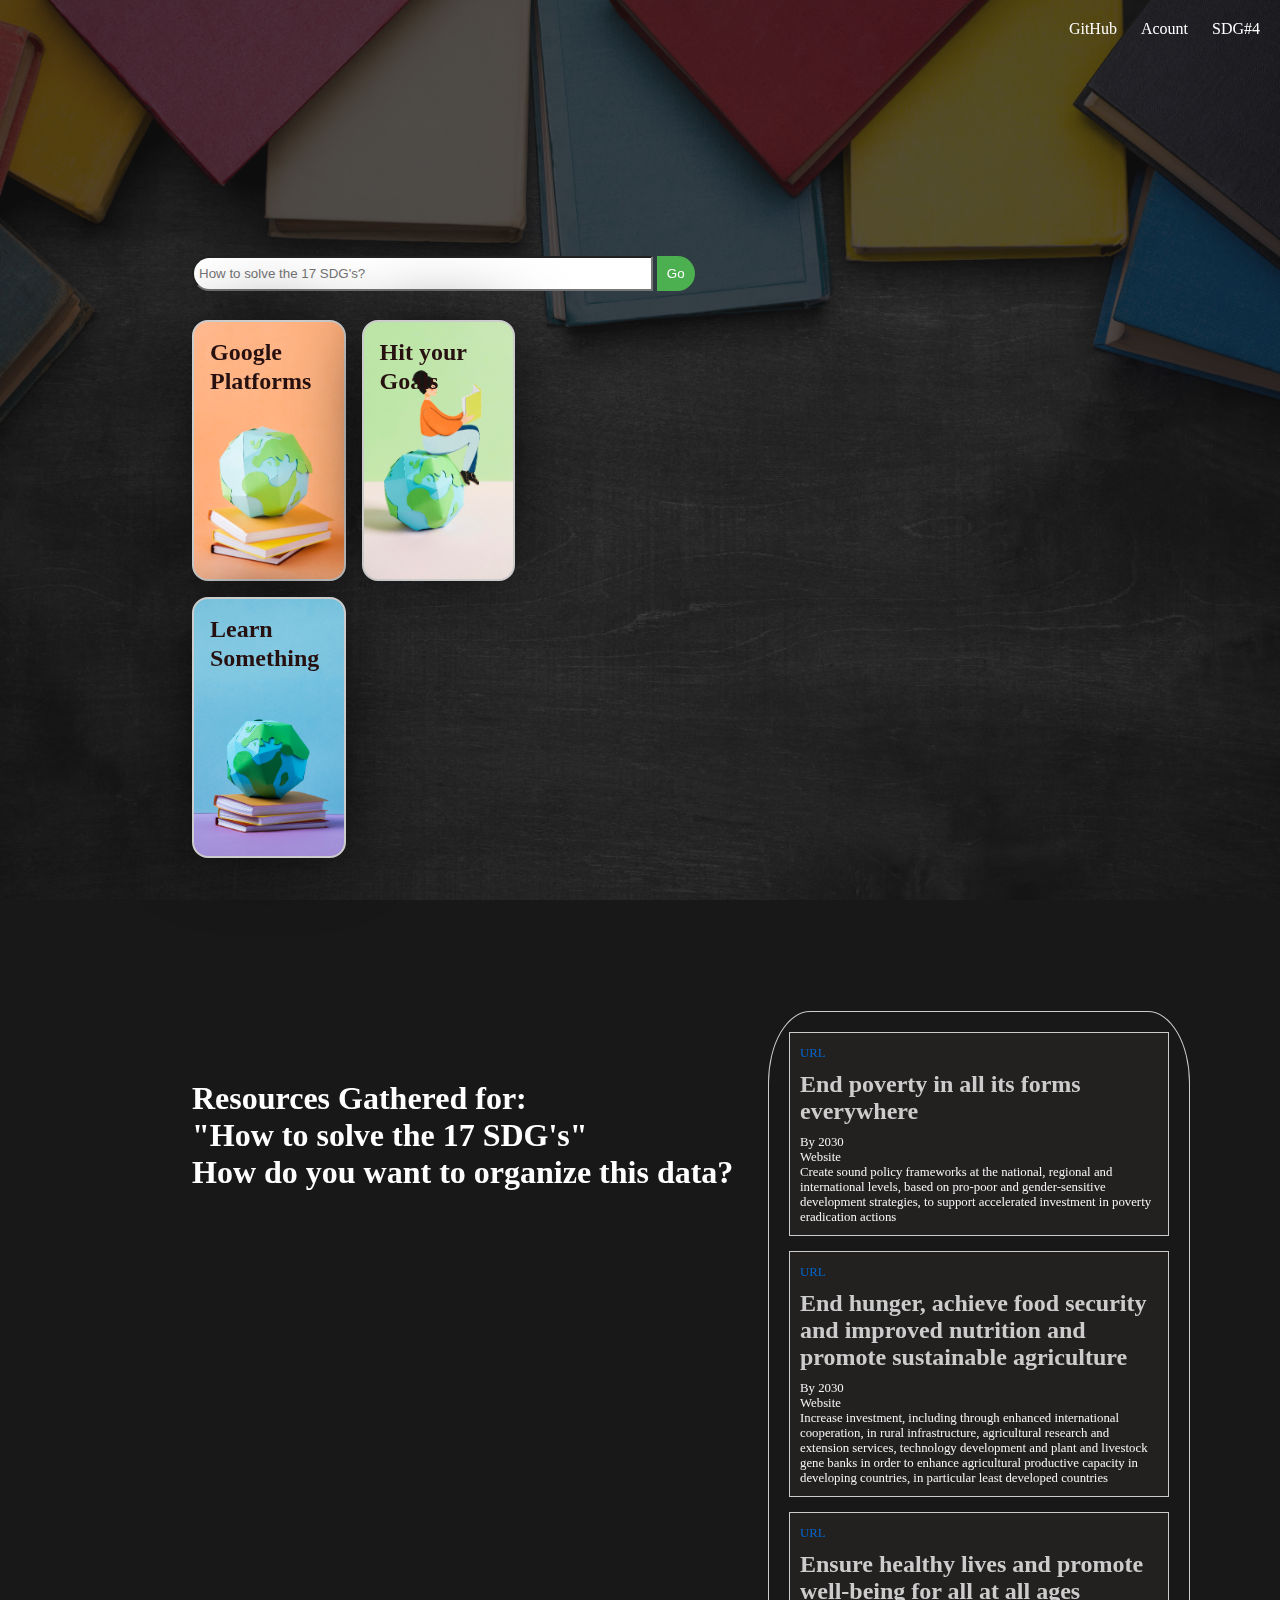
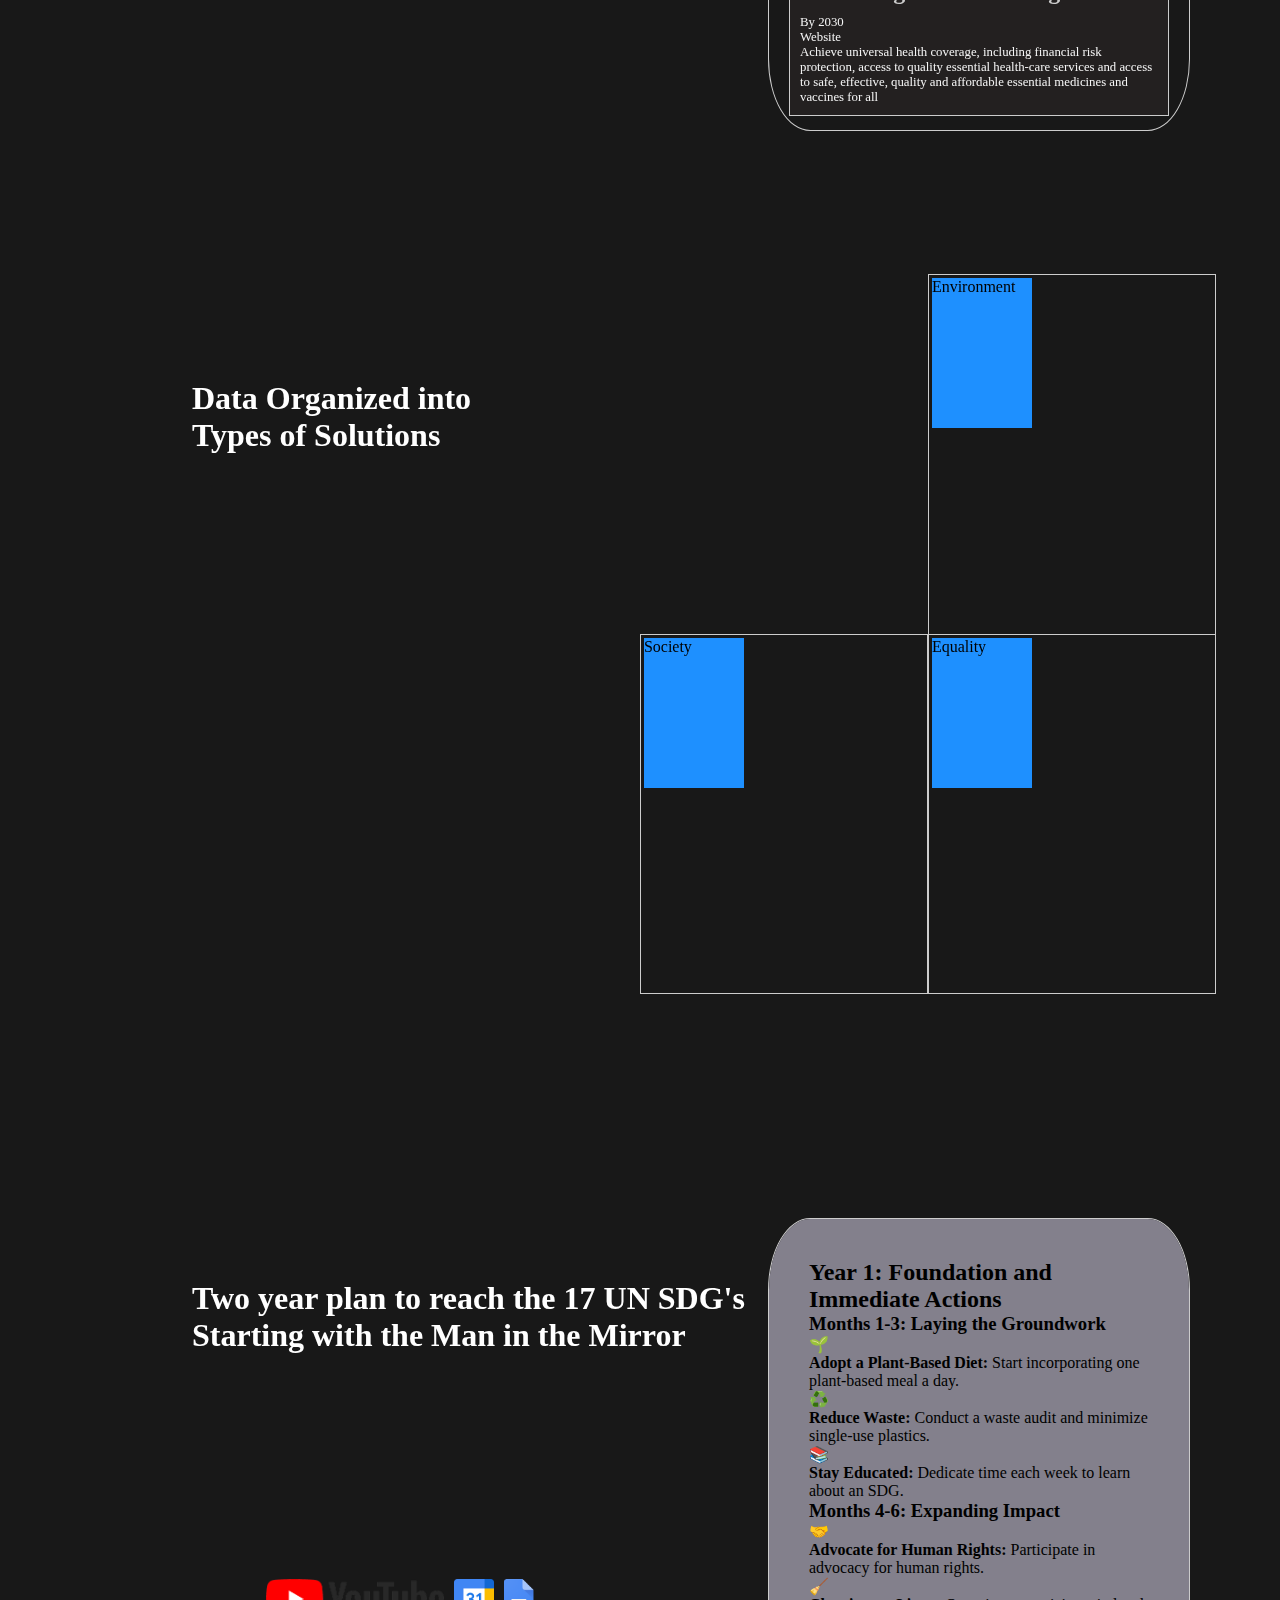
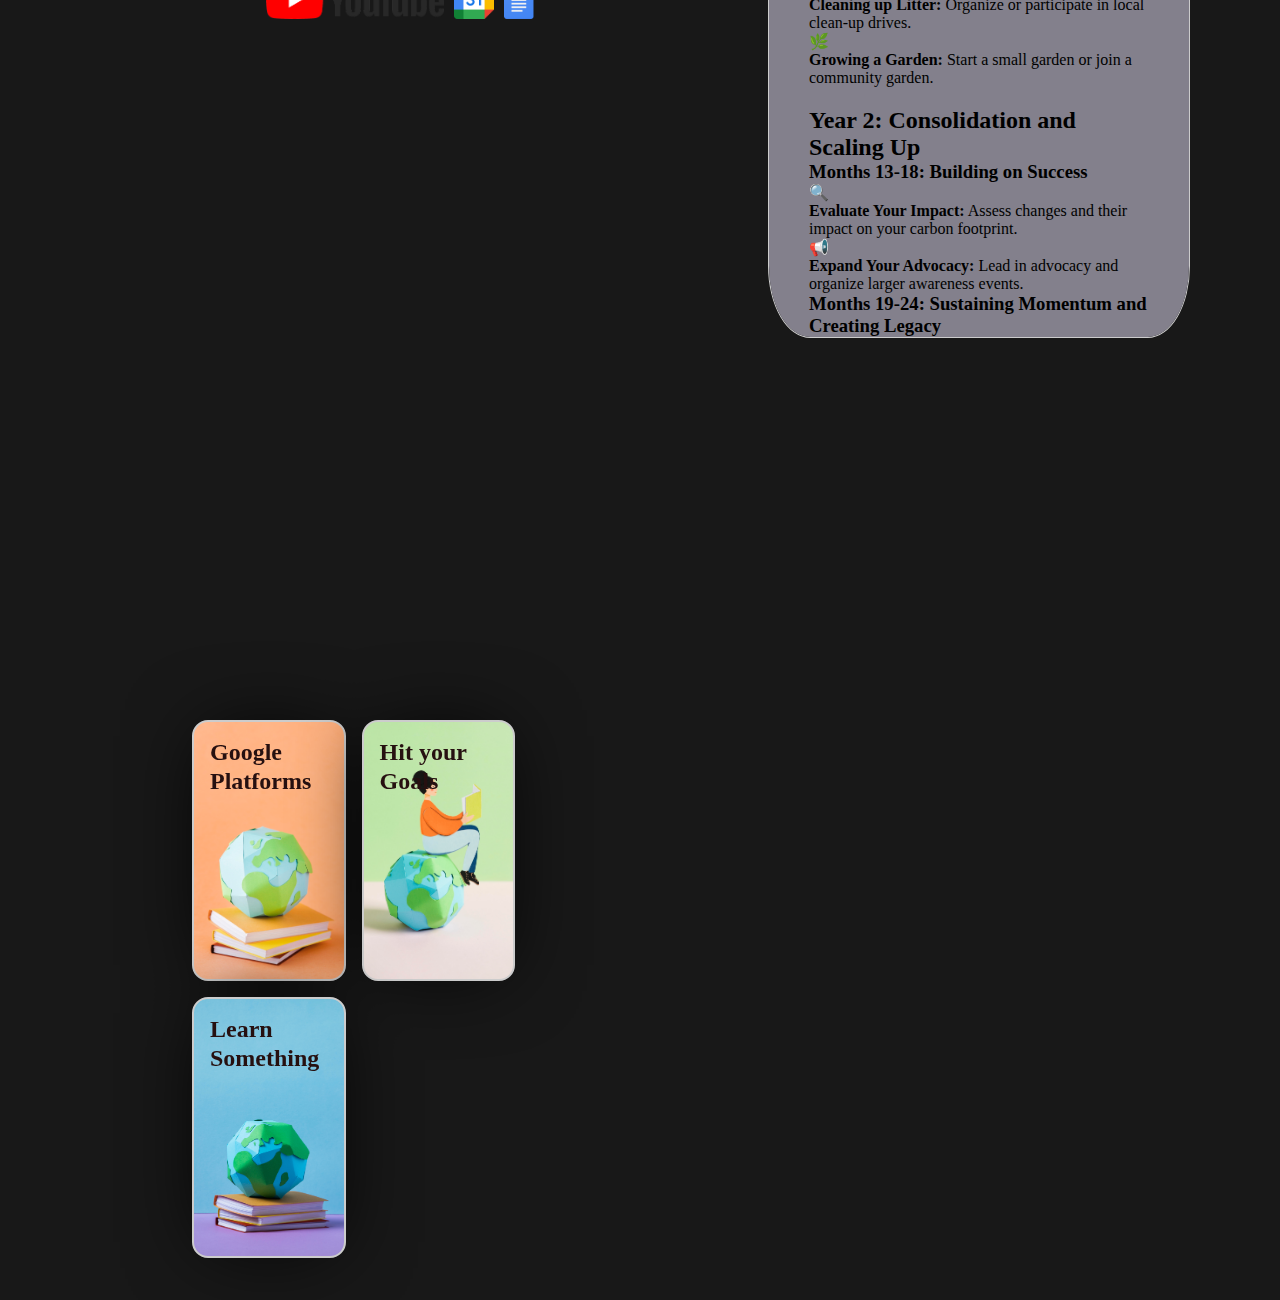
<file: index.html>
<!DOCTYPE html>
<html lang="en">
<!-- HEAD STARTS -->

<head>
  <title>Sage</title>
  <!-- META STARTS -->
  <meta charset="utf-8">
  <meta http-equiv="X-UA-Compatible" content="IE=edge">
  <meta name="viewport" content="width=device-width, initial-scale=1, shrink-to-fit=no">
  <meta name="description" content="Daniela Gallegos Dupuis">
  <meta property="og:type" content="website">
  <!-- META ENDS -->
  <!-- FAVICON -->
  <link rel="icon" href="./img/logo.png">
  <!-- STYLES BEGIN -->
  <link rel="stylesheet" href="./styles/homepage.css">

  <!-- for card -->
  <script src="https://ajax.googleapis.com/ajax/libs/jquery/3.4.1/jquery.min.js"></script>
</head>
<!-- HEAD ENDS -->

<body>
  <!---------------------------------------------------------------------------------------------------------------------------------------------->
  <!-------------------------------------- Loader  --------------------------------------------------------------------------------------->
  <!---------------------------------------------------------------------------------------------------------------------------------------------->
  <div id="loader">
    <!-- Loading square for squar.red network -->
    <span class="loader"><span class="loader-inner"></span></span>
    <script>  $("#loader").fadeOut(3333);</script>
  </div>
  <!---------------------------------------------------------------------------------------------------------------------------------------------->
  <!-------------------------------------- Three main pathways  --------------------------------------------------------------------------------------->
  <!---------------------------------------------------------------------------------------------------------------------------------------------->

  <div id="choose_path">
    <div class="header">
      <a target='_blank' href="https://github.com/danigallegdup/GoogleSolutionChallenge24">GitHub</a>
      <a href="./Content/account.html">Acount</a>
      <a href="./Content/sdg_4.html">SDG#4</a>

    </div>

    <div class="search-container">
      <form id="search-form" action="/search" method="get">
        <input type="search" id="search-input" name="q" placeholder="How to solve the 17 SDG's?">
        <button type="submit" class="search-button">Go</button>
      </form>
    </div>

    <script>
      var stages = ['Second_stage', 'Third_stage', 'Fourth_stage', 'Footer'];
      var currentStage = 0;

      document.getElementById('search-form').addEventListener('submit', function (event) {
        event.preventDefault();
        document.getElementById(stages[currentStage]).scrollIntoView({ behavior: 'smooth' });
        currentStage = (currentStage + 1) % stages.length;
      });
    </script>

<section class="cards-wrapper">
  <div class="card-grid-space">
    <a class="card" href="./Content/Goals.html"
      style="background-image: url(./img/top-view-paper-earth-concept.jpg);">
      <div>
        <h1>Google Platforms</h1>
        <div class="tags">
        </div>
      </div>
    </a>
  </div>

  <div class="card-grid-space">
    <a class="card" href="./Content/S"
      style="background-image: url(./img/front-view-education-day-concept.jpg );">
      <div>
        <h1>Hit your Goals</h1>
        <div class="tags">
        </div>
      </div>
    </a>
  </div>

  <div class="card-grid-space">
    <a class="card" href="./Content/FeelingCurious.html"
      style="background-image: url(./img/environment-education-day-concept.jpg);">
      <div>
        <h1>Learn Something</h1>
        <div class="tags">
        </div>
      </div>
    </a>
  </div>

</section>

  </div>


  <div id="Second_stage">
    <div class="format_header">
      <h2>Resources Gathered for:</h2>
      <h2>"How to solve the 17 SDG's"</h2>
    </div>
    <div class="format_header">
      <h2>How do you want to organize this data?</h2>
    </div>
    <div class="search-results">
      <div class="result-box">
        <a href="https://sdgs.un.org/goals/goal1" class="result-url">URL</a>
        <h2 class="result-title">End poverty in all its forms everywhere</h2>
        <p class="result-date">By 2030</p>
        <p class="result-type">Website</p>
        <p class="result-relevance">Create sound policy frameworks at the national, regional and international levels, based on pro-poor and gender-sensitive development strategies, to support accelerated investment in poverty eradication actions</p>
      </div>
      <!-- More result boxes can be added here -->

      <div class="result-box">
        <a href="https://sdgs.un.org/goals/goal2" class="result-url">URL</a>
        <h2 class="result-title">End hunger, achieve food security and improved nutrition and promote sustainable agriculture</h2>
        <p class="result-date">By 2030</p>
        <p class="result-type">Website</p>
        <p class="result-relevance">Increase investment, including through enhanced international cooperation, in rural infrastructure, agricultural research and extension services, technology development and plant and livestock gene banks in order to enhance agricultural productive capacity in developing countries, in particular least developed countries</p>
      </div>
      <div class="result-box">
        <a href="https://sdgs.un.org/goals/goal3" class="result-url">URL</a>
        <h2 class="result-title">Ensure healthy lives and promote well-being for all at all ages</h2>
        <p class="result-date">By 2030</p>
        <p class="result-type">Website</p>
        <p class="result-relevance">Achieve universal health coverage, including financial risk protection, access to quality essential health-care services and access to safe, effective, quality and affordable essential medicines and vaccines for all</p>
      </div>
      <div class="result-box">
        <a href="https://sdgs.un.org/goals/goal4" class="result-url">URL</a>
        <h2 class="result-title">Ensure inclusive and equitable quality education and promote lifelong learning opportunities for all</h2>
        <p class="result-date">By 2030</p>
        <p class="result-type">Website</p>
        <p class="result-relevance">By 2030, eliminate gender disparities in education and ensure equal access to all levels of education and vocational training for the vulnerable, including persons with disabilities, indigenous peoples and children in vulnerable situations</p>
      </div>
      <div class="result-box">
        <a href="https://sdgs.un.org/goals/goal5" class="result-url">URL</a>
        <h2 class="result-title">Achieve gender equality and empower all women and girls</h2>
        <p class="result-date">By 2030</p>
        <p class="result-type">Website</p>
        <p class="result-relevance">By 2030, eliminate gender disparities in education and ensure equal access to all levels of education and vocational training for the vulnerable, including persons with disabilities, indigenous peoples and children in vulnerable situations</p>
      </div>
      <div class="result-box">
        <a href="https://sdgs.un.org/goals/goal6" class="result-url">URL</a>
        <h2 class="result-title">Ensure availability and sustainable management of water and sanitation for all</h2>
        <p class="result-date">By 2030</p>
        <p class="result-type">Website</p>
        <p class="result-relevance">By 2030, eliminate gender disparities in education and ensure equal access to all levels of education and vocational training for the vulnerable, including persons with disabilities, indigenous peoples and children in vulnerable situations</p>
      </div>
      <div class="result-box">
        <a href="https://sdgs.un.org/goals/goal7" class="result-url">URL</a>
        <h2 class="result-title">Ensure access to affordable, reliable, sustainable and modern energy for all</h2>
        <p class="result-date">By 2030</p>
        <p class="result-type">Website</p>
        <p class="result-relevance">By 2030, eliminate gender disparities in education and ensure equal access to all levels of education and vocational training for the vulnerable, including persons with disabilities, indigenous peoples and children in vulnerable situations</p>
      </div>
      <div class="result-box">
        <a href="https://sdgs.un.org/goals/goal8" class="result-url">URL</a>
        <h2 class="result-title">Promote sustained, inclusive and sustainable economic growth, full and productive employment and decent work for all</h2>
        <p class="result-date">By 2030</p>
        <p class="result-type">Website</p>
        <p class="result-relevance">By 2030, eliminate gender disparities in education and ensure equal access to all levels of education and vocational training for the vulnerable, including persons with disabilities, indigenous peoples and children in vulnerable situations</p>
      </div>
      <div class="result-box">
        <a href="https://sdgs.un.org/goals/goal9" class="result-url">URL</a>
        <h2 class="result-title">Build resilient infrastructure, promote inclusive and sustainable industrialization and foster innovation</h2>
        <p class="result-date">By 2030</p>
        <p class="result-type">Website</p>
        <p class="result-relevance">By 2030, eliminate gender disparities in education and ensure equal access to all levels of education and vocational training for the vulnerable, including persons with disabilities, indigenous peoples and children in vulnerable situations</p>
      </div>
      <div class="result-box">
        <a href="https://sdgs.un.org/goals/goal10" class="result-url">URL</a>
        <h2 class="result-title"> Reduce inequality within and among countries  </h2>
        <p class="result-date">By 2030</p>
        <p class="result-type">Website</p>
        <p class="result-relevance">By 2030, eliminate gender disparities in education and ensure equal access to all levels of education and vocational training for the vulnerable, including persons with disabilities, indigenous peoples and children in vulnerable situations</p>
      </div>
      <div class="result-box">
        <a href="https://sdgs.un.org/goals/goal11" class="result-url">URL</a>
        <h2 class="result-title">Make cities and human settlements inclusive, safe, resilient and sustainable</h2>
        <p class="result-date">By 2030</p>
        <p class="result-type">Website</p>
        <p class="result-relevance">By 2030, eliminate gender disparities in education and ensure equal access to all levels of education and vocational training for the vulnerable, including persons with disabilities, indigenous peoples and children in vulnerable situations</p>
      </div>
      <div class="result-box">
        <a href="https://sdgs.un.org/goals/goal12" class="result-url">URL</a>
        <h2 class="result-title">Ensure sustainable consumption and production patterns</h2>
        <p class="result-date">By 2030</p>
        <p class="result-type">Website</p>
        <p class="result-relevance">By 2030, eliminate gender disparities in education and ensure equal access to all levels of education and vocational training for the vulnerable, including persons with disabilities, indigenous peoples and children in vulnerable situations</p>
      </div>
    <div class="result-box">
      <a href="https://sdgs.un.org/goals/goal13" class="result-url">URL</a>
      <h2 class="result-title">Take urgent action to combat climate change and its impacts</h2>
      <p class="result-date">By 2030</p>
      <p class="result-type">Website</p>
      <p class="result-relevance">By 2030, eliminate gender disparities in education and ensure equal access to all levels of education and vocational training for the vulnerable, including persons with disabilities, indigenous peoples and children in vulnerable situations</p>
    </div>
    <div class="result-box">
      <a href="https://sdgs.un.org/goals/goal14" class="result-url">URL</a>
      <h2 class="result-title">Conserve and sustainably use the oceans, seas and marine resources for sustainable development</h2>
      <p class="result-date">By 2030</p>
      <p class="result-type">Website</p>
      <p class="result-relevance">By 2030, eliminate gender disparities in education and ensure equal access to all levels of education and vocational training for the vulnerable, including persons with disabilities, indigenous peoples and children in vulnerable situations</p>
    </div>
    <div class="result-box">
      <a href="https://sdgs.un.org/goals/goal15" class="result-url">URL</a>
      <h2 class="result-title">Protect, restore and promote sustainable use of terrestrial ecosystems, sustainably manage forests, combat desertification, and halt and reverse land degradation and halt biodiversity loss</h2>
      <p class="result-date">By 2030</p>
      <p class="result-type">Website</p>
      <p class="result-relevance">By 2030, eliminate gender disparities in education and ensure equal access to all levels of education and vocational training for the vulnerable, including persons with disabilities, indigenous peoples and children in vulnerable situations</p>
    </div>
    <div class="result-box">
      <a href="https://sdgs.un.org/goals/goal16" class="result-url">URL</a>
      <h2 class="result-title">Promote peaceful and inclusive societies for sustainable development, provide access to justice for all and build effective, accountable and inclusive institutions at all levels</h2>
      <p class="result-date">By 2030</p>
      <p class="result-type">Website</p>
      <p class="result-relevance">By 2030, eliminate gender disparities in education and ensure equal access to all levels of education and vocational training for the vulnerable, including persons with disabilities, indigenous peoples and children in vulnerable situations</p>
    </div>
    <div class="result-box">
      <a href="https://sdgs.un.org/goals/goal17" class="result-url">URL</a>
      <h2 class="result-title">Strengthen the means of implementation and revitalize the Global Partnership for Sustainable Development</h2>
      <p class="result-date">By 2030</p>
      <p class="result-type">Website</p>
      <p class="result-relevance">Assist developing countries in attaining long-term debt sustainability through coordinated policies aimed at fostering debt financing, debt relief and debt restructuring, as appropriate, and address the external debt of highly indebted poor countries to reduce debt distress</p>
    </div>
  </div>

  </div>

  <div id="Third_stage">
    <div class="format_header">
      <h2>Data Organized into</h2>
      <h2>Types of Solutions</h2>
    </div>

    <div class="container">
      <div class="bunch-A">
        <div class="item-container">
          <div class="item" style="background-color: #ff6347;"></div>
          <div class="item" style="background-color: #3cb371;"></div>
          <div class="item" style="background-color: #1e90ff;"></div>
          <div class="item" style="background-color: #ff6347;"></div>
          <div class="item" style="background-color: #3cb371;"></div>
          <div class="item" style="background-color: #1e90ff;">Environment</div>
        </div>
        <!-- Content of bunch A -->
      </div>
      <div class="bunch-B">
        <div class="item-container">
          <div class="item" style="background-color: #ff6347;"></div>
          <div class="item" style="background-color: #3cb371;"></div>
          <div class="item" style="background-color: #1e90ff;"></div>
          <div class="item" style="background-color: #ff6347;"></div>
          <div class="item" style="background-color: #3cb371;"></div>
          <div class="item" style="background-color: #1e90ff;">Society</div>
        </div>
        <!-- Content of bunch B -->
      </div>
      <div class="bunch-C">
        <div class="item-container">
          <div class="item" style="background-color: #ff6347;"></div>
          <div class="item" style="background-color: #ff6347;"></div>
          <div class="item" style="background-color: #3cb371;"></div>
          <div class="item" style="background-color: #1e90ff;">Equality</div>
        </div>
        <!-- Content of bunch C -->
      </div>
    </div>
  </div>



  <div id="Fourth_stage">
    <div class="format_header">
      <h2>Two year plan to reach the 17 UN SDG's</h2>
      <h2>Starting with the Man in the Mirror</h2>
    </div>
    <div class = "icon_format" >
      <div class="icon-row">
        <a href="https://www.youtube.com" target="_blank">
            <img src="./img/new_Icons/yt_logo_rgb_light.png" alt="YouTube" class="icon">
        </a>
        <a href="https://calendar.google.com" target="_blank">
            <img src="./img/new_Icons/Google_Calendar_icon_(2020).svg.png" alt="Google Calendar" class="icon">
        </a>
        <a href="https://docs.google.com" target="_blank">
            <img src="./img/new_Icons/Google_Docs_Logo_64px.png" alt="Google Docs" class="icon">
        </a>
    </div>

    </div>
    <div class="search-results">
      <div class="timeline-container">
        <!-- Year 1: Foundation and Immediate Actions -->
        <div class="year-section" id="year1">
            <h2>Year 1: Foundation and Immediate Actions</h2>
            <!-- Months 1-3: Laying the Groundwork -->
            <div class="action-item">
                <h3>Months 1-3: Laying the Groundwork</h3>
                <div class="actions">
                    <div class="sdg-icon">🌱</div>
                    <p><strong>Adopt a Plant-Based Diet:</strong> Start incorporating one plant-based meal a day.</p>
                    <div class="sdg-icon">♻️</div>
                    <p><strong>Reduce Waste:</strong> Conduct a waste audit and minimize single-use plastics.</p>
                    <div class="sdg-icon">📚</div>
                    <p><strong>Stay Educated:</strong> Dedicate time each week to learn about an SDG.</p>
                </div>
            </div>
            <!-- Months 4-6: Expanding Impact -->
            <div class="action-item">
                <h3>Months 4-6: Expanding Impact</h3>
                <div class="actions">
                    <div class="sdg-icon">🤝</div>
                    <p><strong>Advocate for Human Rights:</strong> Participate in advocacy for human rights.</p>
                    <div class="sdg-icon">🧹</div>
                    <p><strong>Cleaning up Litter:</strong> Organize or participate in local clean-up drives.</p>
                    <div class="sdg-icon">🌿</div>
                    <p><strong>Growing a Garden:</strong> Start a small garden or join a community garden.</p>
                </div>
            </div>
        </div>
        <!-- Year 2: Consolidation and Scaling Up -->
        <div class="year-section" id="year2">
            <h2>Year 2: Consolidation and Scaling Up</h2>
            <!-- Months 13-18: Building on Success -->
            <div class="action-item">
                <h3>Months 13-18: Building on Success</h3>
                <div class="actions">
                    <div class="sdg-icon">🔍</div>
                    <p><strong>Evaluate Your Impact:</strong> Assess changes and their impact on your carbon footprint.</p>
                    <div class="sdg-icon">📢</div>
                    <p><strong>Expand Your Advocacy:</strong> Lead in advocacy and organize larger awareness events.</p>
                </div>
            </div>
            <!-- Months 19-24: Sustaining Momentum and Creating Legacy -->
            <div class="action-item">
                <h3>Months 19-24: Sustaining Momentum and Creating Legacy</h3>
                <div class="actions">
                    <div class="sdg-icon">👥</div>
                    <p><strong>Mentor Others:</strong> Share experiences and mentor individuals or groups.</p>
                    <div class="sdg-icon">📜</div>
                    <p><strong>Contribute to Policy Making:</strong> Engage with policymakers and advocate for supportive policies.</p>
                </div>
            </div>
        </div>
    </div>
    </div>
    

     
    </div>

    <div id="Footer">  
      <section class="cards-wrapper">
        <div class="card-grid-space">
          <a class="card" href="./Content/Goals.html"
            style="background-image: url(./img/top-view-paper-earth-concept.jpg);">
            <div>
              <h1>Google Platforms</h1>
              <div class="tags">
              </div>
            </div>
          </a>
        </div>
  
        <div class="card-grid-space">
          <a class="card" href="./Content/S"
            style="background-image: url(./img/front-view-education-day-concept.jpg );">
            <div>
              <h1>Hit your Goals</h1>
              <div class="tags">
              </div>
            </div>
          </a>
        </div>
  
        <div class="card-grid-space">
          <a class="card" href="./Content/FeelingCurious.html"
            style="background-image: url(./img/environment-education-day-concept.jpg);">
            <div>
              <h1>Learn Something</h1>
              <div class="tags">
              </div>
            </div>
          </a>
        </div>
  
      </section>
    </div>
  


</body>

</html>
</file>
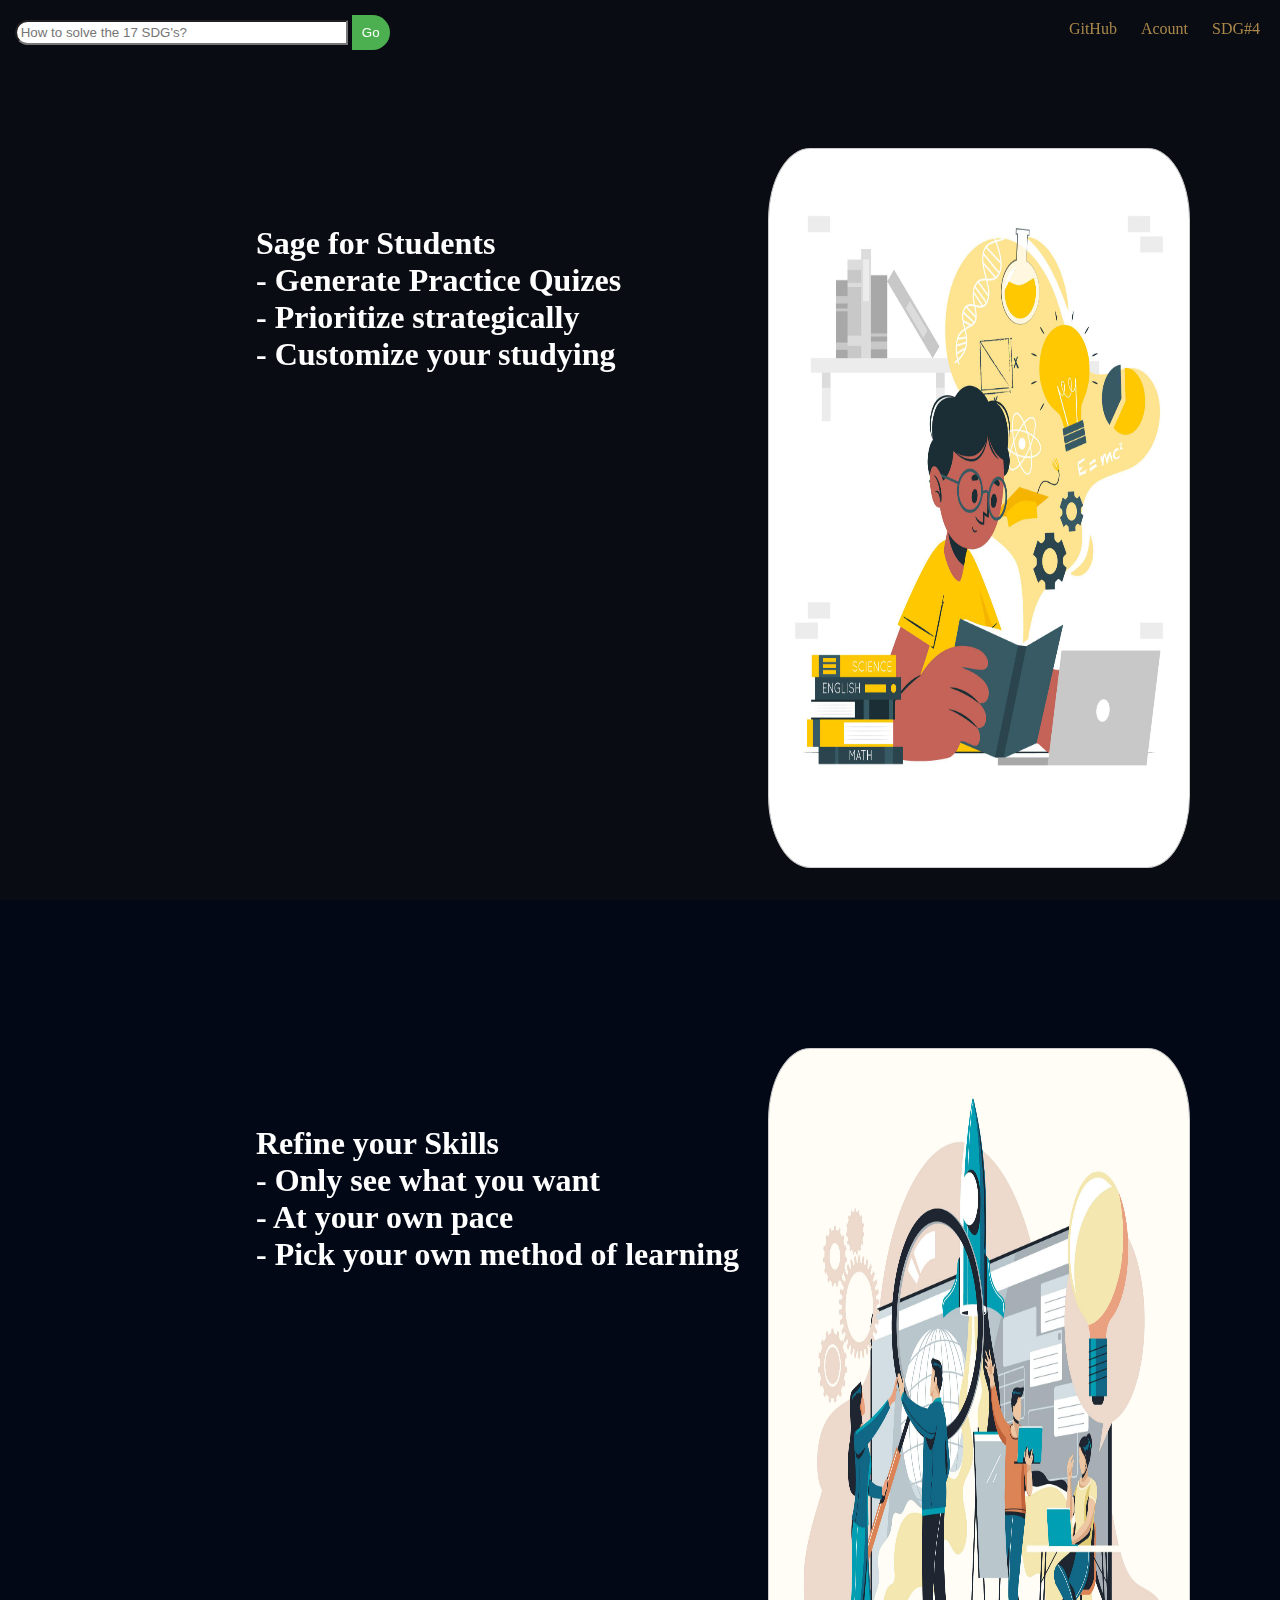
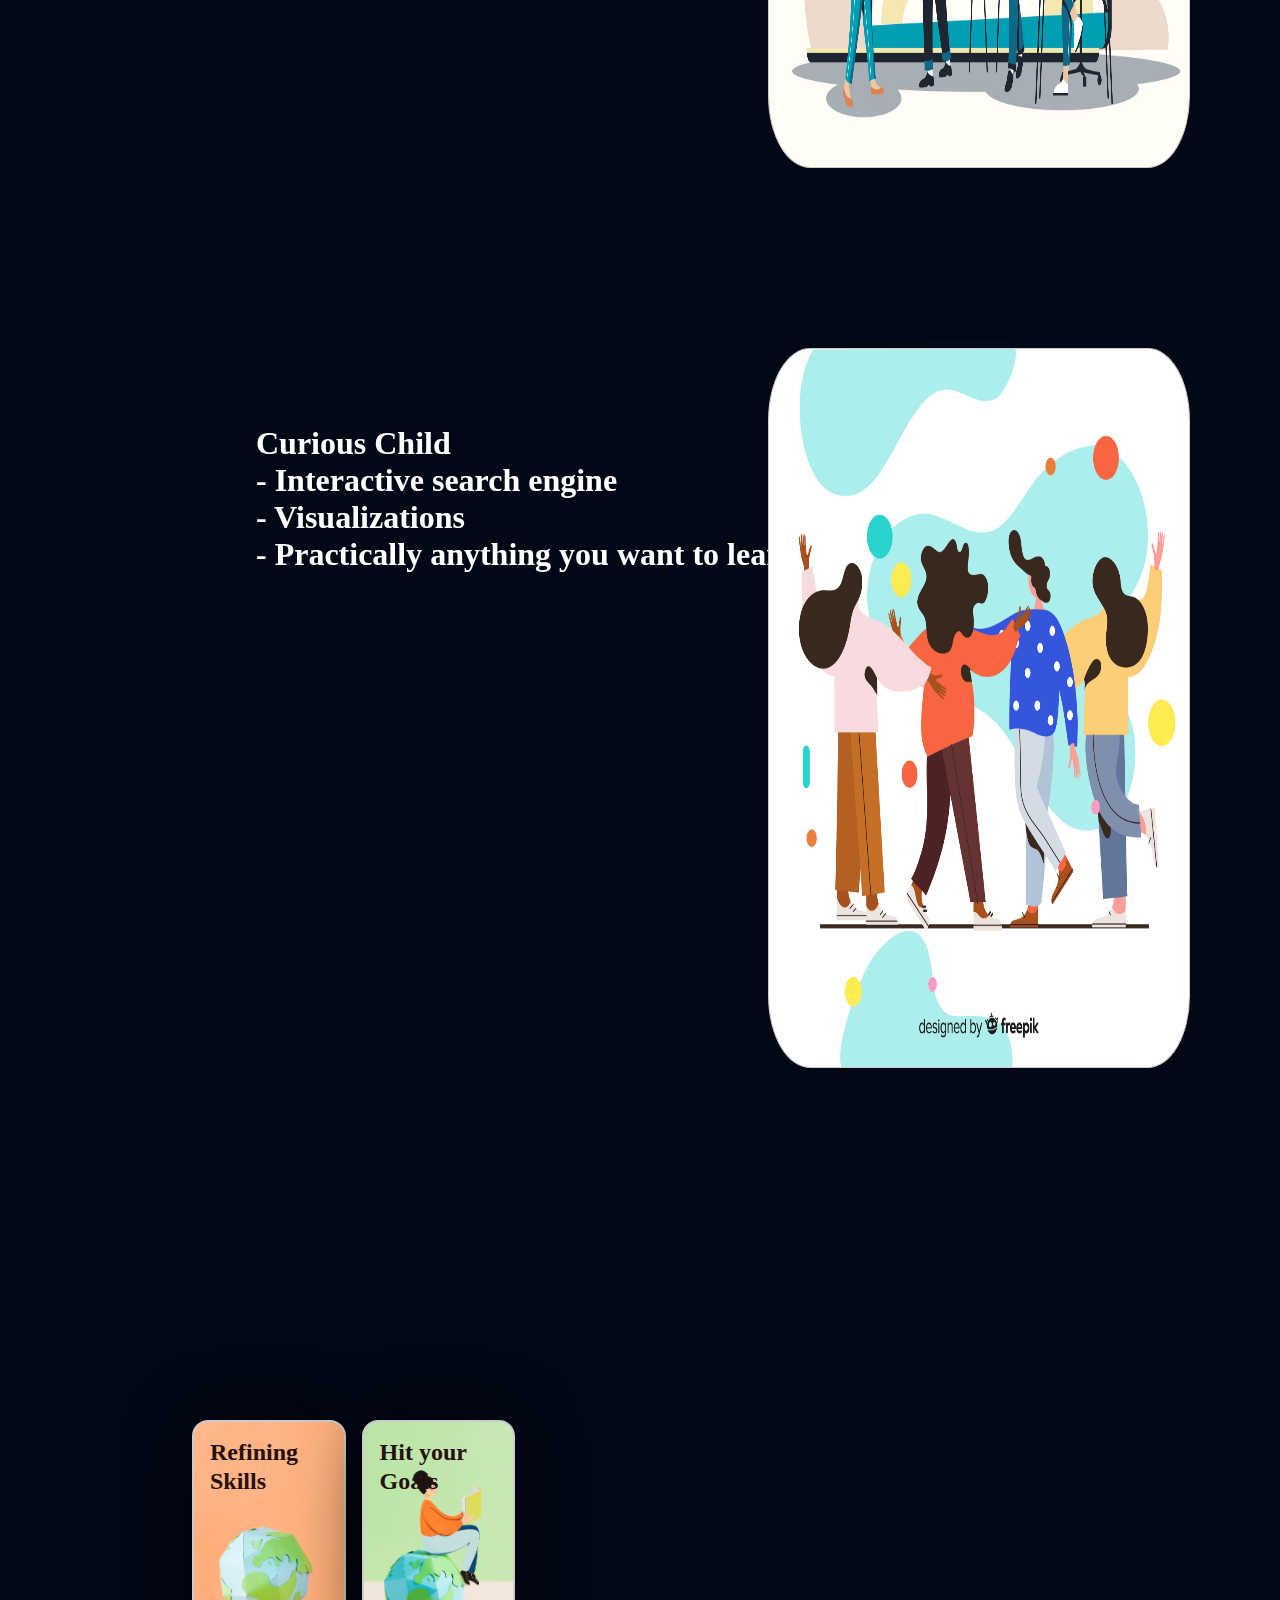
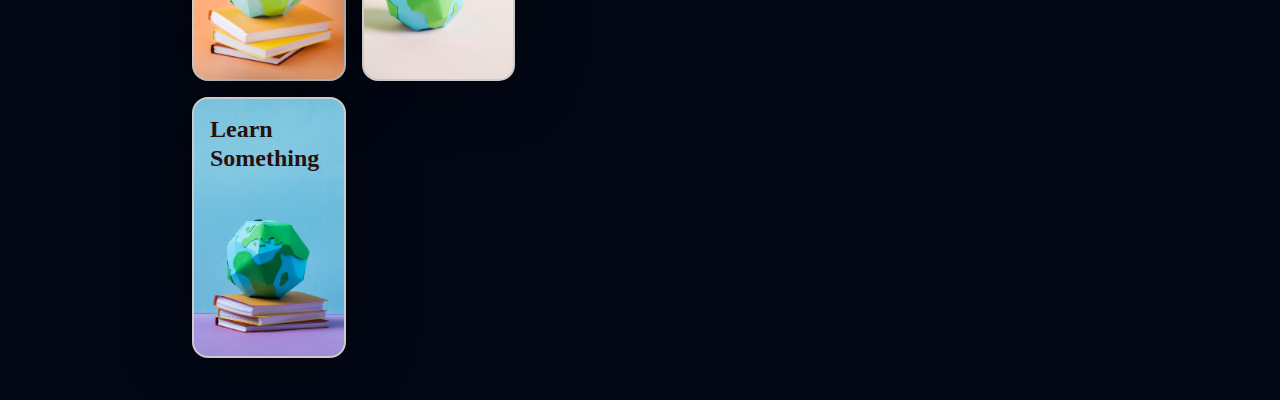
<file: Content/account.html>
<!DOCTYPE html>
<html lang="en">
<!-- HEAD STARTS -->

<head>
  <title>Sage</title>
  <!-- META STARTS -->
  <meta charset="utf-8">
  <meta http-equiv="X-UA-Compatible" content="IE=edge">
  <meta name="viewport" content="width=device-width, initial-scale=1, shrink-to-fit=no">
  <meta name="description" content="Daniela Gallegos Dupuis">
  <meta property="og:type" content="website">
  <!-- META ENDS -->
  <!-- FAVICON -->
  <link rel="icon" href="./img/logo.png">
  <!-- STYLES BEGIN -->
  <link rel="stylesheet" href="./account.css">

  <!-- for card -->
  <script src="https://ajax.googleapis.com/ajax/libs/jquery/3.4.1/jquery.min.js"></script>
</head>
<!-- HEAD ENDS -->

<body>
  <!---------------------------------------------------------------------------------------------------------------------------------------------->
  <!-------------------------------------- Loader  --------------------------------------------------------------------------------------->
  <!---------------------------------------------------------------------------------------------------------------------------------------------->
  <div id="loader">
    <!-- Loading square for squar.red network -->
    <span class="loader"><span class="loader-inner"></span></span>
    <script>  $("#loader").fadeOut(3333);</script>
  </div>
  <!---------------------------------------------------------------------------------------------------------------------------------------------->
  <!-------------------------------------- Three main pathways  --------------------------------------------------------------------------------------->
  <!---------------------------------------------------------------------------------------------------------------------------------------------->

  <div id="Second_stage">
    <div class="header">
      <a target='_blank' href="https://github.com/danigallegdup/GoogleSolutionChallenge24">GitHub</a>
      <a href="./account.html">Acount</a>
      <a href="./sdg_4.html">SDG#4</a>

    </div>

    <div class="search-container">
        <form id="search-form" action="/search" method="get">
          <input type="search" id="search-input" name="q" placeholder="How to solve the 17 SDG's?">
          <button type="submit" class="search-button">Go</button>
        </form>
      </div>

    <script>
      var stages = ['Second_stage', 'Third_stage', 'Fourth_stage', 'choose_path'];
      var currentStage = 0;

      document.getElementById('search-form').addEventListener('submit', function (event) {
        event.preventDefault();
        document.getElementById(stages[currentStage]).scrollIntoView({ behavior: 'smooth' });
        currentStage = (currentStage + 1) % stages.length;
      });
    </script>
    <div class="format_header">
      <h2>Sage for Students </h2>
      <h2>- Generate Practice Quizes</h2>
      <h2>- Prioritize strategically</h2>
      <h2>- Customize your studying</h2>
    </div>
    <div class="search-results2">
    </div>
   
  </div>


  <div id="Second_stage">
    <div class="format_header">
      <h2>Refine your Skills </h2>
      <h2>- Only see what you want</h2>
      <h2>- At your own pace</h2>
      <h2>- Pick your own method of learning</h2>
    </div>
    <div class="search-results1">
    </div>
   

  </div>

  <div id="Third_stage">
    <div class="format_header">
      <h2>Curious Child</h2>
      <h2>- Interactive search engine</h2>
      <h2>- Visualizations</h2>
      <h2>- Practically anything you want to learn</h2>
    </div>

    <div class="search-results">
    </div>
 
  </div>



  <div id="Fourth_stage">
 
    <section class="cards-wrapper">
      <div class="card-grid-space">
        <a class="card" href="./StudySpace.html"
          style="background-image: url(../img/top-view-paper-earth-concept.jpg);">
          <div>
            <h1>Refining Skills</h1>
            <div class="tags">
            </div>
          </div>
        </a>
      </div>

      <div class="card-grid-space">
        <a class="card" href="./Content/S"
          style="background-image: url(../img/front-view-education-day-concept.jpg );">
          <div>
            <h1>Hit your Goals</h1>
            <div class="tags">
            </div>
          </div>
        </a>
      </div>

      <div class="card-grid-space">
        <a class="card" href="./Content/FeelingCurious.html"
          style="background-image: url(../img/environment-education-day-concept.jpg);">
          <div>
            <h1>Learn Something</h1>
            <div class="tags">
            </div>
          </div>
        </a>
      </div>

    </section>

     
    </div>

</body>

</html>
</file>
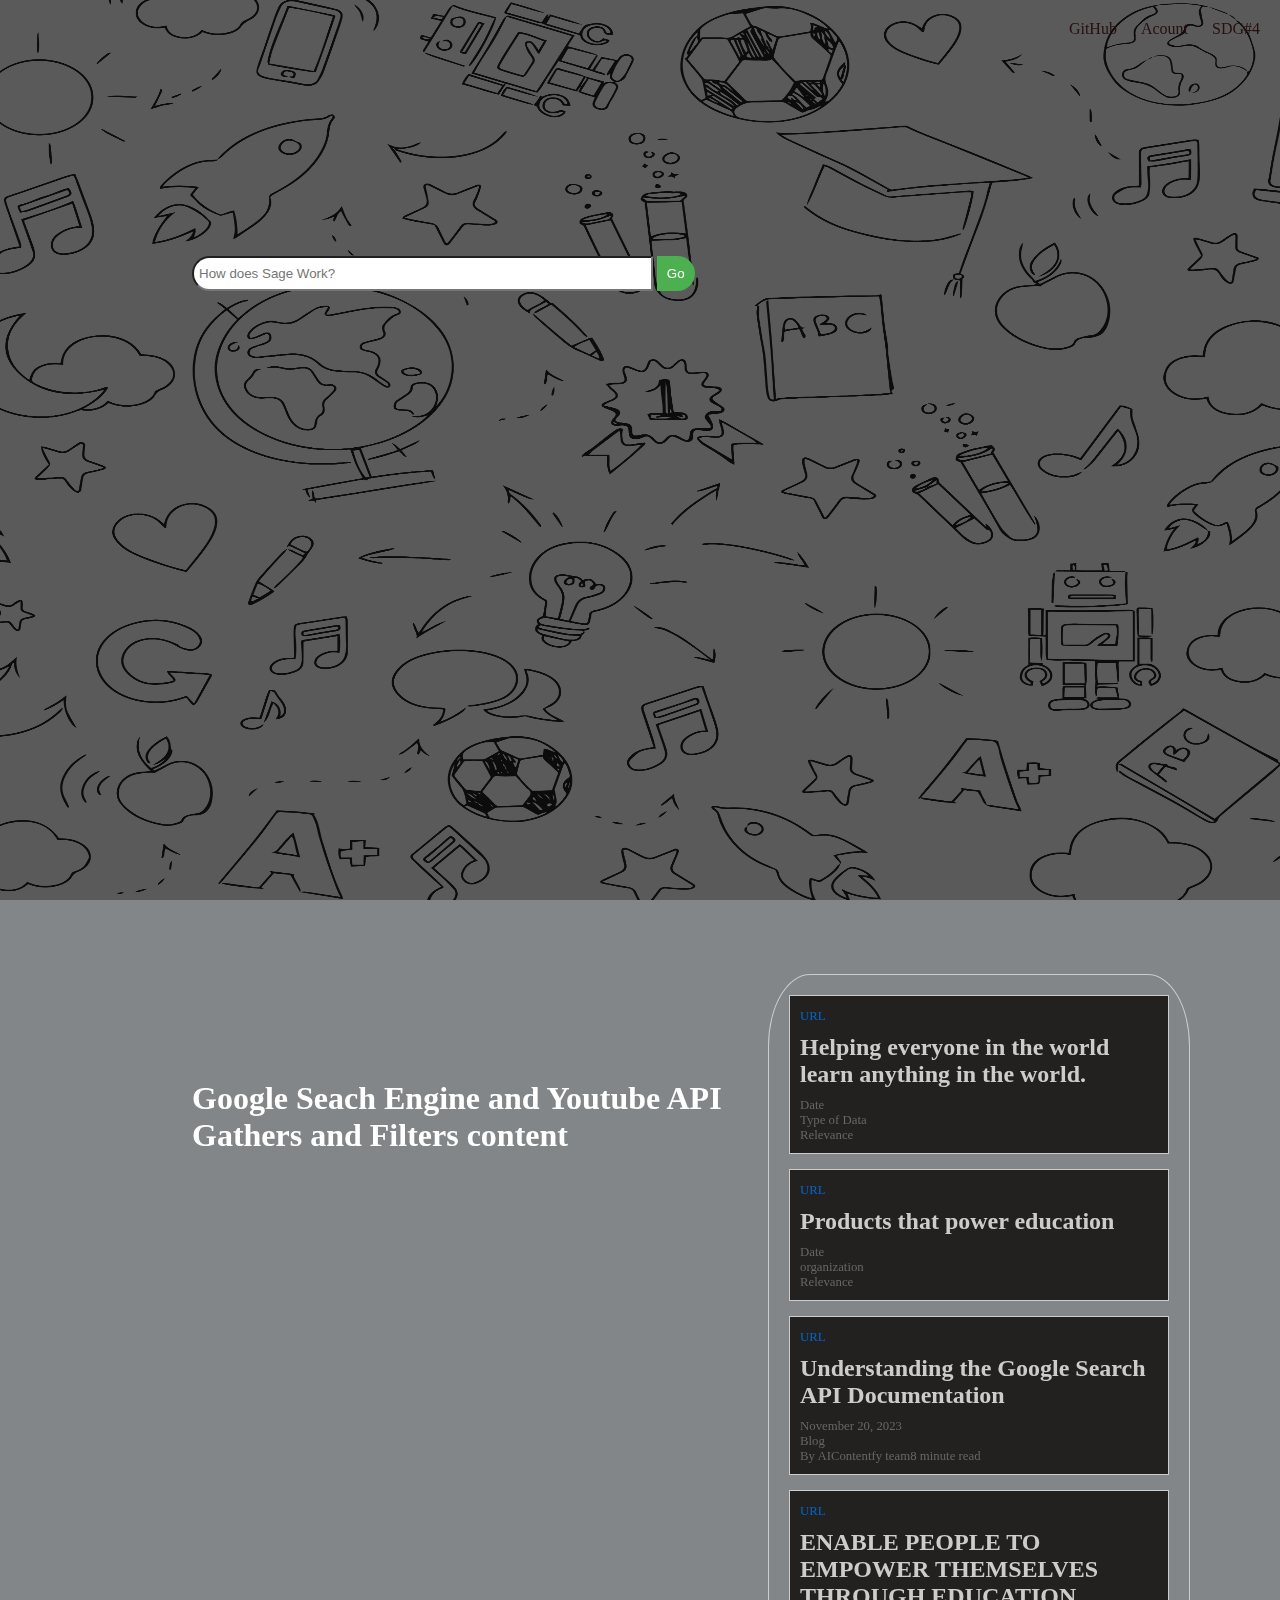
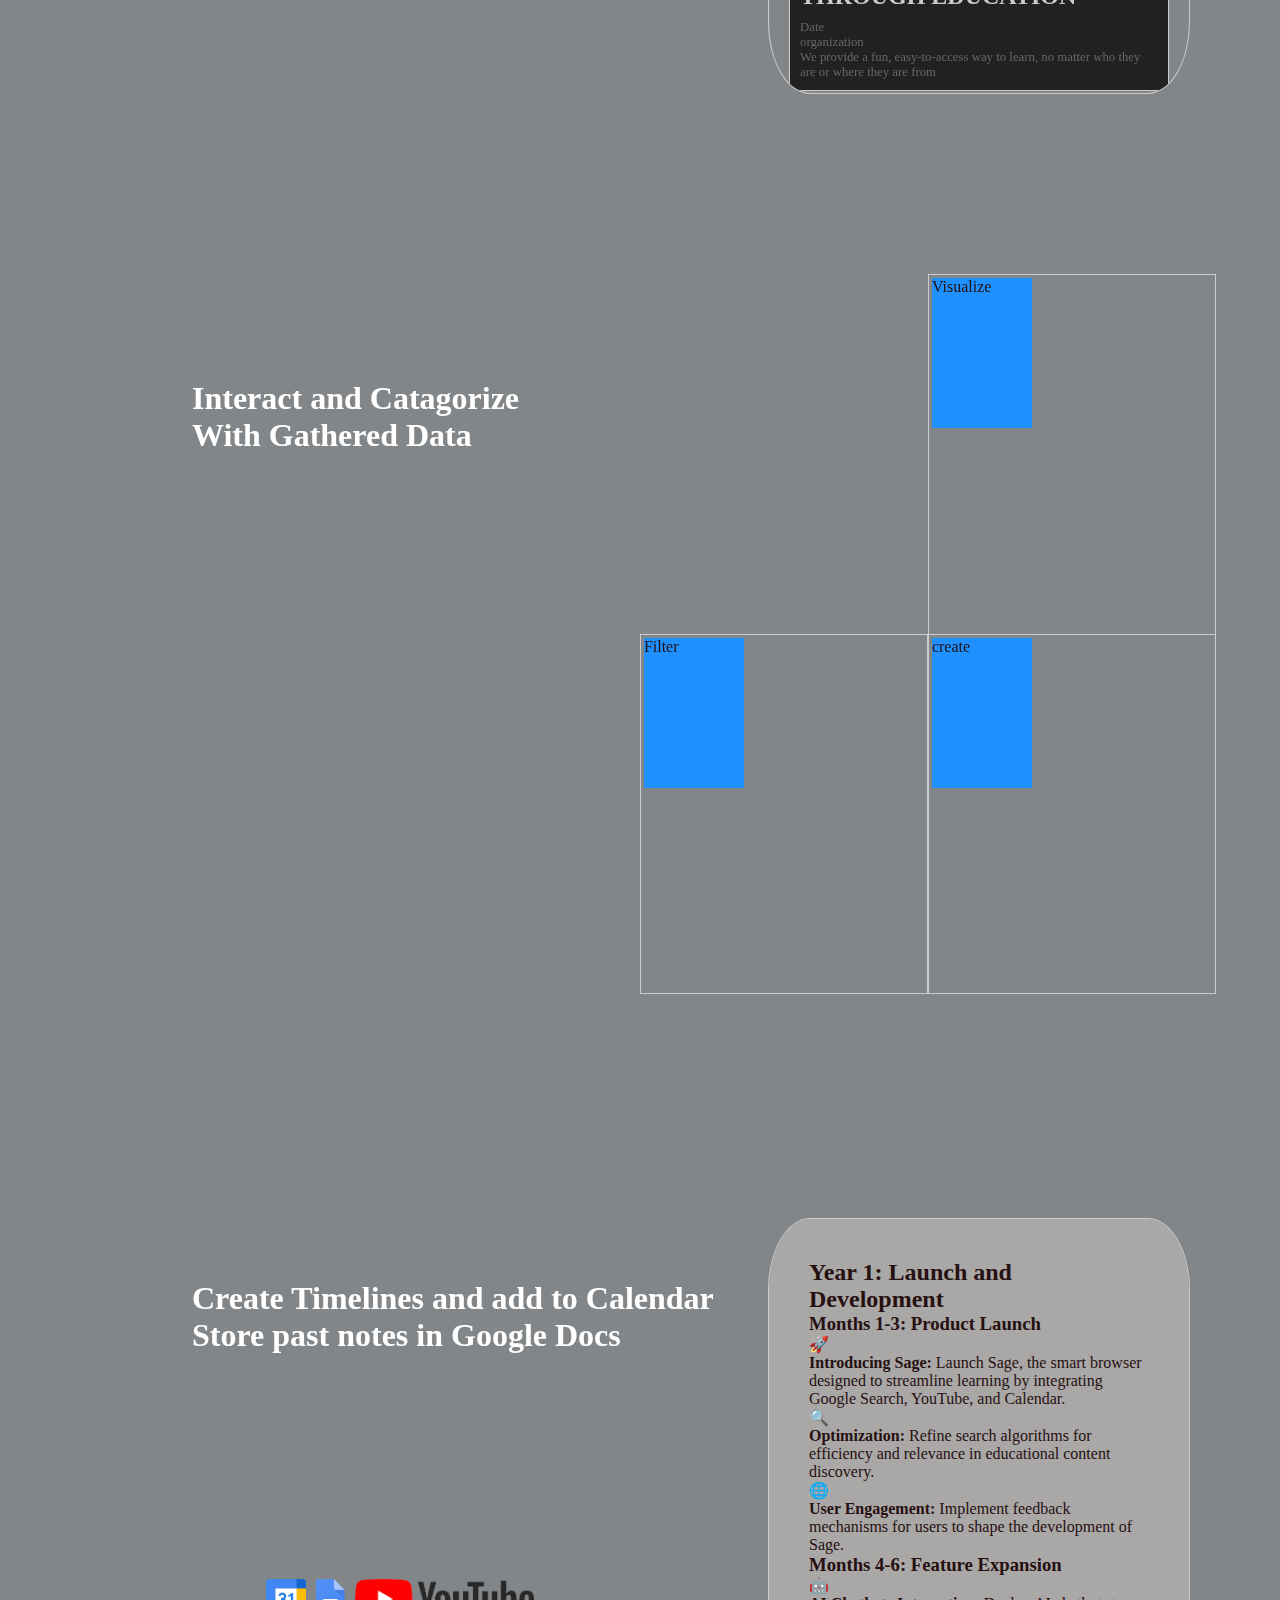
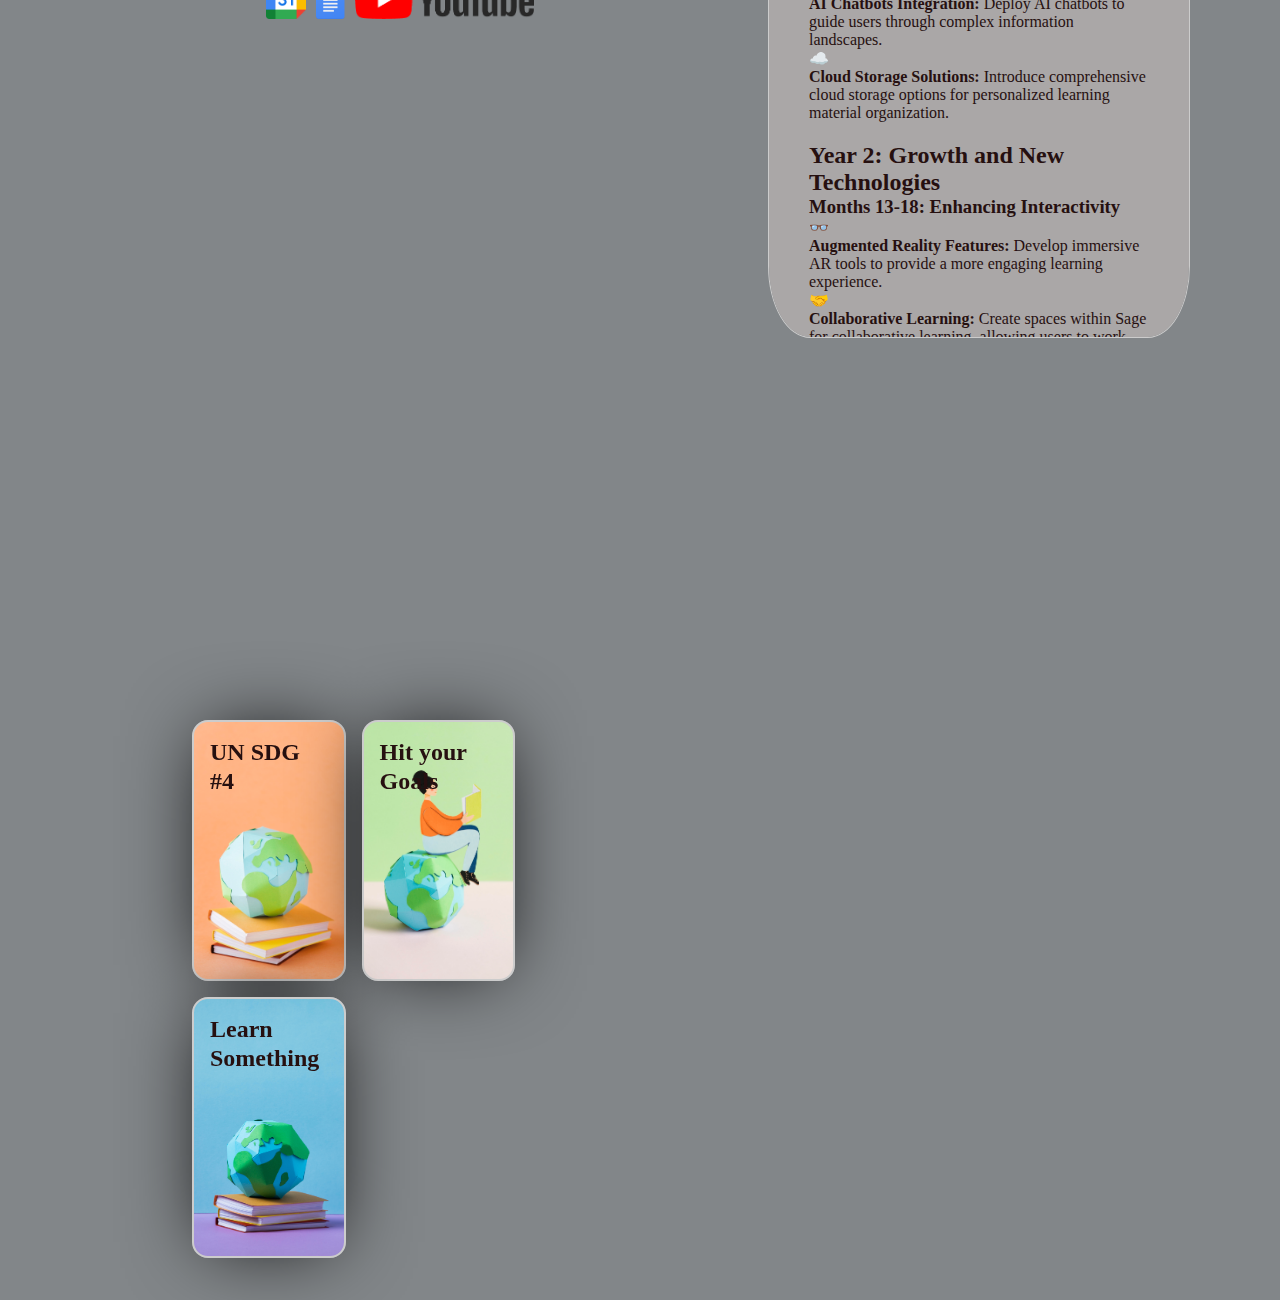
<file: Content/Goals.html>
<!DOCTYPE html>
<html lang="en">
<!-- HEAD STARTS -->

<head>
  <title>Sage</title>
  <!-- META STARTS -->
  <meta charset="utf-8">
  <meta http-equiv="X-UA-Compatible" content="IE=edge">
  <meta name="viewport" content="width=device-width, initial-scale=1, shrink-to-fit=no">
  <meta name="description" content="Daniela Gallegos Dupuis">
  <meta property="og:type" content="website">
  <!-- META ENDS -->
  <!-- FAVICON -->
  <link rel="icon" href="./img/logo.png">
  <!-- STYLES BEGIN -->
  <link rel="stylesheet" href="./styles/homepage.css">

  <!-- for card -->
  <script src="https://ajax.googleapis.com/ajax/libs/jquery/3.4.1/jquery.min.js"></script>
</head>
<!-- HEAD ENDS -->

<body>
  <!---------------------------------------------------------------------------------------------------------------------------------------------->
  <!-------------------------------------- Loader  --------------------------------------------------------------------------------------->
  <!---------------------------------------------------------------------------------------------------------------------------------------------->
  <div id="loader">
    <!-- Loading square for squar.red network -->
    <span class="loader"><span class="loader-inner"></span></span>
    <script>  $("#loader").fadeOut(3333);</script>
  </div>
  <!---------------------------------------------------------------------------------------------------------------------------------------------->
  <!-------------------------------------- Three main pathways  --------------------------------------------------------------------------------------->
  <!---------------------------------------------------------------------------------------------------------------------------------------------->

  <div id="choose_path">
    <div class="header">
      <a target='_blank' href="https://github.com/danigallegdup/GoogleSolutionChallenge24">GitHub</a>
      <a href="./account.html">Acount</a>
      <a href="./sdg_4.html">SDG#4</a>

    </div>

    <div class="search-container">
      <form id="search-form" action="/search" method="get">
        <input type="search" id="search-input" name="q" placeholder="How does Sage Work?">
        <button type="submit" class="search-button">Go</button>
      </form>
    </div>

    <script>
      var stages = ['Second_stage', 'Third_stage', 'Fourth_stage', 'Footer'];
      var currentStage = 0;

      document.getElementById('search-form').addEventListener('submit', function (event) {
        event.preventDefault();
        document.getElementById(stages[currentStage]).scrollIntoView({ behavior: 'smooth' });
        currentStage = (currentStage + 1) % stages.length;
      });
    </script>
  </div>


  <div id="Second_stage">
    <div class="format_header">
      <h2>Google Seach Engine and Youtube API</h2>
      <h2>Gathers and Filters content</h2>
    </div>
    <div class="format_header">
    </div>
    <div class="search-results">
      <div class="result-box">
        <a href="https://learning.google/" class="result-url">URL</a>
        <h2 class="result-title">Helping everyone in the world learn anything in the world.</h2>
        <p class="result-date">Date</p>
        <p class="result-type">Type of Data</p>
        <p class="result-relevance">Relevance</p>
      </div>
      <!-- More result boxes can be added here -->
      <div class="result-box">
        <a href="https://edu.google.com/intl/ALL_ca/" class="result-url">URL</a>
        <h2 class="result-title">Products that power education</h2>
        <p class="result-date">Date</p>
        <p class="result-type">organization</p>
        <p class="result-relevance">Relevance</p>
      </div>
      <div class="result-box">
        <a href="https://aicontentfy.com/en/blog/understanding-google-search-api-documentation-comprehensive-review#:~:text=To%20set%20up%20your%20API,%22key%3DYOUR_API_KEY%22)." class="result-url">URL</a>
        <h2 class="result-title">Understanding the Google Search API Documentation</h2>
        <p class="result-date">
          November 20, 2023</p>
        <p class="result-type">Blog</p>
        <p class="result-relevance">By 
          AIContentfy team8 minute read</p>
      </div>
      <div class="result-box">
        <a href="https://solveeducation.org/" class="result-url">URL</a>
        <h2 class="result-title">ENABLE PEOPLE TO EMPOWER
          THEMSELVES THROUGH EDUCATION</h2>
        <p class="result-date">Date</p>
        <p class="result-type">organization</p>
        <p class="result-relevance">We provide a fun, easy-to-access way to learn, no matter who they are or where they are from</p>
      </div>
      <div class="result-box">
        <a href="https://www.khanacademy.org/profile/me/courses" class="result-url">URL</a>
        <h2 class="result-title">Khan Academy | Free Online Courses, Lessons & Practice</h2>
        <p class="result-date">Date</p>
        <p class="result-type">organization</p>
        <p class="result-relevance">Relevance</p>
      </div>
      <!-- More result boxes can be added here -->
    </div>

  </div>

  <div id="Third_stage">
    <div class="format_header">
      <h2>Interact and Catagorize</h2>
      <h2> With Gathered Data</h2>
    </div>

    <div class="container">
      <div class="bunch-A">
        <div class="item-container">
          <div class="item" style="background-color: #ff6347;">Sort</div>
          <div class="item" style="background-color: #3cb371;">Graph</div>
          <div class="item" style="background-color: #1e90ff;">Visualize</div>
        </div>
        <!-- Content of bunch A -->
      </div>
      <div class="bunch-B">
        <div class="item-container">
          <div class="item" style="background-color: #ff6347;">Group</div>
          <div class="item" style="background-color: #3cb371;">Join</div>
          <div class="item" style="background-color: #1e90ff;">Integrate</div>
          <div class="item" style="background-color: #1e90ff;">Filter</div>
        </div>
        <!-- Content of bunch B -->
      </div>
      <div class="bunch-C">
        <div class="item-container">
          <div class="item" style="background-color: #ff6347;">modify</div>
          <div class="item" style="background-color: #1e90ff;">create</div>
        </div>
        <!-- Content of bunch C -->
      </div>
    </div>
  </div>



  <div id="Fourth_stage">
    <div class="format_header">
      <h2>Create Timelines and add to Calendar</h2>
      <h2>Store past notes in Google Docs</h2>
    </div>
    <div class = "icon_format" >
      <div class="icon-row">
        <a href="https://calendar.google.com" target="_blank">
          <img src="../img/new_Icons/Google_Calendar_icon_(2020).svg.png" alt="Google Calendar" class="icon">
      </a>
      <a href="https://docs.google.com" target="_blank">
          <img src="../img/new_Icons/Google_Docs_Logo_64px.png" alt="Google Docs" class="icon">
      </a>
        <a href="https://www.youtube.com" target="_blank">
            <img src="../img/new_Icons/yt_logo_rgb_light.png" alt="YouTube" class="icon">
        </a>
      
    </div>

    </div>
    <div class="search-results">
      <div class="timeline-container">
          <!-- Year 1: Launch and Development -->
          <div class="year-section" id="year1">
              <h2>Year 1: Launch and Development</h2>
              <!-- Months 1-3: Product Launch -->
              <div class="action-item">
                  <h3>Months 1-3: Product Launch</h3>
                  <div class="actions">
                      <div class="sdg-icon">🚀</div>
                      <p><strong>Introducing Sage:</strong> Launch Sage, the smart browser designed to streamline learning by integrating Google Search, YouTube, and Calendar.</p>
                      <div class="sdg-icon">🔍</div>
                      <p><strong>Optimization:</strong> Refine search algorithms for efficiency and relevance in educational content discovery.</p>
                      <div class="sdg-icon">🌐</div>
                      <p><strong>User Engagement:</strong> Implement feedback mechanisms for users to shape the development of Sage.</p>
                  </div>
              </div>
              <!-- Months 4-6: Feature Expansion -->
              <div class="action-item">
                  <h3>Months 4-6: Feature Expansion</h3>
                  <div class="actions">
                      <div class="sdg-icon">🤖</div>
                      <p><strong>AI Chatbots Integration:</strong> Deploy AI chatbots to guide users through complex information landscapes.</p>
                      <div class="sdg-icon">☁️</div>
                      <p><strong>Cloud Storage Solutions:</strong> Introduce comprehensive cloud storage options for personalized learning material organization.</p>
                  </div>
              </div>
          </div>
          <!-- Year 2: Growth and New Technologies -->
          <div class="year-section" id="year2">
              <h2>Year 2: Growth and New Technologies</h2>
              <!-- Months 13-18: Enhancing Interactivity -->
              <div class="action-item">
                  <h3>Months 13-18: Enhancing Interactivity</h3>
                  <div class="actions">
                      <div class="sdg-icon">👓</div>
                      <p><strong>Augmented Reality Features:</strong> Develop immersive AR tools to provide a more engaging learning experience.</p>
                      <div class="sdg-icon">🤝</div>
                      <p><strong>Collaborative Learning:</strong> Create spaces within Sage for collaborative learning, allowing users to work together in real-time.</p>
                  </div>
              </div>
              <!-- Months 19-24: Legacy and Expansion -->
              <div class="action-item">
                  <h3>Months 19-24: Legacy and Expansion</h3>
                  <div class="actions">
                      <div class="sdg-icon">🌍</div>
                      <p><strong>Global Reach:</strong> Expand the availability of Sage to underserved regions, bridging the digital divide.</p>
                      <div class="sdg-icon">📈</div>
                      <p><strong>Learning Analytics:</strong> Implement advanced analytics to provide insights into learning patterns and help tailor individual educational journeys.</p>
                  </div>
              </div>
          </div>
                  <!-- Year 2: Growth and New Technologies -->
                  <div class="year-section" id="year2">
                    <h2>Year 3: Incorporating Qualified Tutors and Teachers</h2>
                    <!-- Months 13-18: Enhancing Interactivity -->
                    <div class="action-item">
                        <h3>Augment Humanity</h3>
                        <div class="actions">
                            <div class="sdg-icon">👓</div>
                            <p><strong>Augmented Reality Features:</strong> Develop immersive AR tools to provide a more engaging learning experience.</p>
                            <div class="sdg-icon">🤝</div>
                            <p><strong>Collaborative Learning:</strong> Create spaces within Sage for collaborative learning, allowing users to work together in real-time.</p>
                        </div>
                    </div>
                    <!-- Months 19-24: Legacy and Expansion -->
                    <div class="action-item">
                        <h3>Months 19-24: Legacy and Expansion</h3>
                        <div class="actions">
                            <div class="sdg-icon">🌍</div>
                            <p><strong>Global Reach:</strong> Expand the availability of Sage to underserved regions, bridging the digital divide.</p>
                            <div class="sdg-icon">📈</div>
                            <p><strong>Learning Analytics:</strong> Implement advanced analytics to provide insights into learning patterns and help tailor individual educational journeys.</p>
                        </div>
                    </div>
                </div>
      </div>
  </div>
  
    

     
    </div>


    <div id="Footer">  
      <section class="cards-wrapper">
        <div class="card-grid-space">
          <a class="card" href="./sdg_4.html"
            style="background-image: url(../img/top-view-paper-earth-concept.jpg);">
            <div>
              <h1>UN SDG #4</h1>
              <div class="tags">
              </div>
            </div>
          </a>
        </div>
  
        <div class="card-grid-space">
          <a class="card" href="./Content/S"
            style="background-image: url(../img/front-view-education-day-concept.jpg );">
            <div>
              <h1>Hit your Goals</h1>
              <div class="tags">
              </div>
            </div>
          </a>
        </div>
  
        <div class="card-grid-space">
          <a class="card" href="./Content/FeelingCurious.html"
            style="background-image: url(../img/environment-education-day-concept.jpg);">
            <div>
              <h1>Learn Something</h1>
              <div class="tags">
              </div>
            </div>
          </a>
        </div>
  
      </section>
    </div>
  

</body>

</html>
</file>
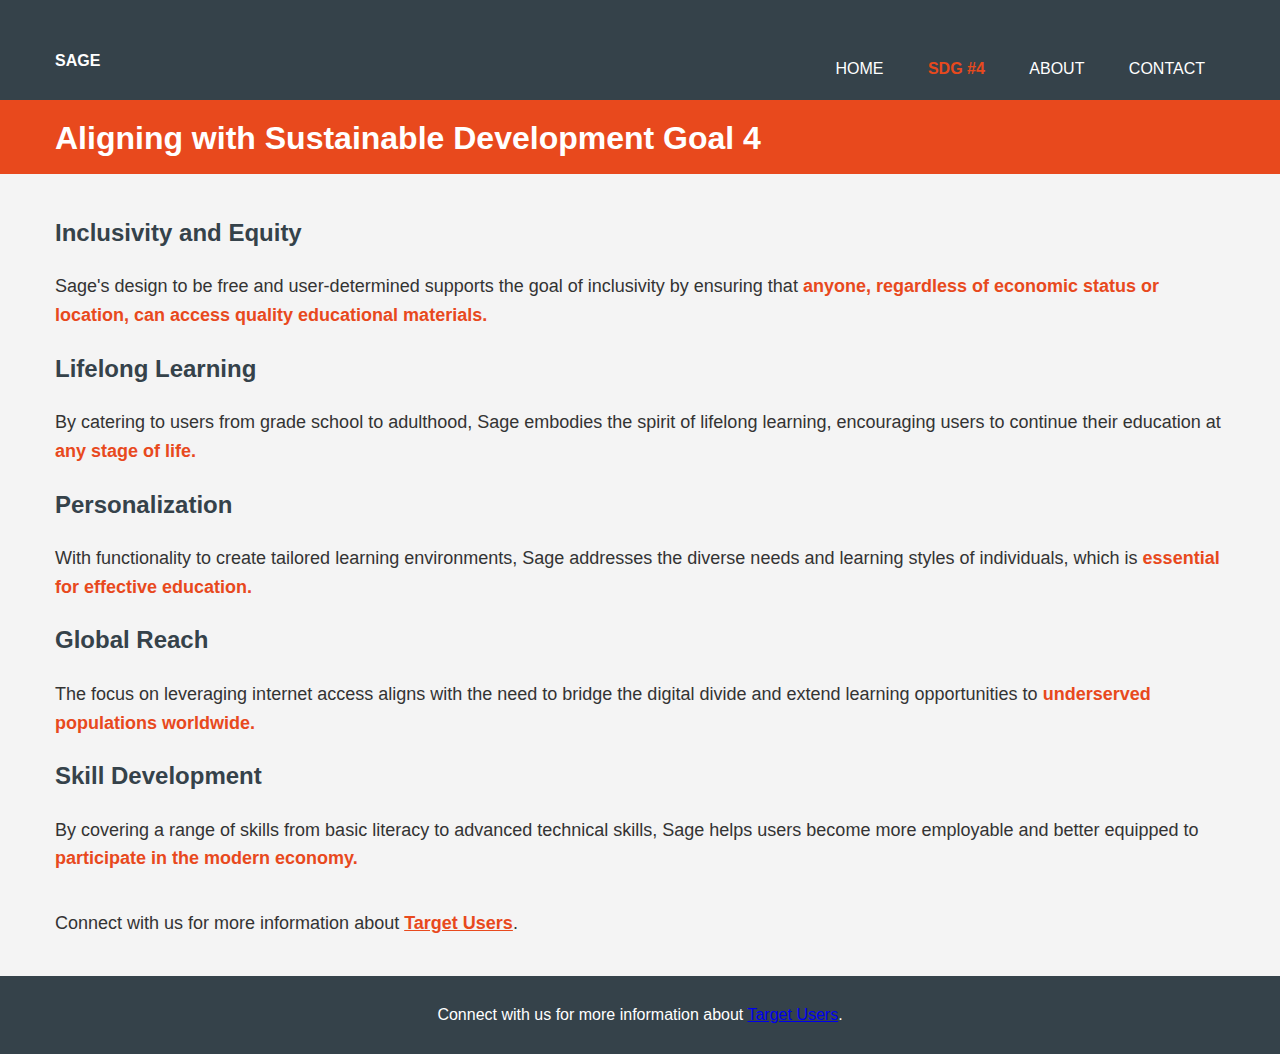
<file: Content/sdg4.html>
<!DOCTYPE html>
<html lang="en">
<head>
  <title>Sage and SDG 4</title>
  <meta charset="utf-8">
  <meta name="viewport" content="width=device-width, initial-scale=1">
  <style>
    body {
      font-family: 'Arial', sans-serif;
      line-height: 1.6;
      margin: 0;
      padding: 0;
      background: #f4f4f4;
      color: #333;
    }
    .container {
      max-width: 1170px;
      margin: auto;
      overflow: hidden;
      padding: 0 20px;
    }
    header {
      background: #35424a;
      color: #ffffff;
      padding-top: 30px;
      min-height: 70px;
      border-bottom: #e8491d 3px solid;
    }
    header a {
      color: #ffffff;
      text-decoration: none;
      text-transform: uppercase;
      font-size: 16px;
    }
    header ul {
      padding: 0;
      list-style: none;
    }
    header li {
      display: inline;
      padding: 0 20px 0 20px;
    }
    header #branding {
      float: left;
    }
    header #branding h1 {
      margin: 0;
    }
    header nav {
      float: right;
      margin-top: 10px;
    }
    header .highlight, header .current a {
      color: #e8491d;
      font-weight: bold;
    }
    header a:hover {
      color: #ffffff;
      font-weight: bold;
    }
    .banner {
      background: #e8491d;
      color: #ffffff;
      padding: 10px 0;
    }
    .banner h1 {
      margin: 0;
    }
    .content {
      padding: 20px 0;
    }
    .content p {
      font-size: 18px;
    }
    .content h2, .content h3 {
      color: #35424a;
    }
    .content .emphasis {
      color: #e8491d;
      font-weight: bold;
    }
    footer {
      background: #35424a;
      color: #ffffff;
      text-align: center;
      padding: 10px 0;
    }
  </style>
</head>
<body>
  <header>
    <div class="container">
      <div id="branding">
        <h1><a href="index.html">Sage</a></h1>
      </div>
      <nav>
        <ul>
          <li><a href="index.html">Home</a></li>
          <li class="current"><a href="sdg_4.html">SDG #4</a></li>
          <li><a href="about.html">About</a></li>
          <li><a href="contact.html">Contact</a></li>
        </ul>
      </nav>
    </div>
  </header>

  <div class="banner">
    <div class="container">
      <h1>Aligning with Sustainable Development Goal 4</h1>
    </div>
  </div>

  <section class="content">
    <div class="container">
      <h2>Inclusivity and Equity</h2>
      <p>Sage's design to be free and user-determined supports the goal of inclusivity by ensuring that <span class="emphasis">anyone, regardless of economic status or location, can access quality educational materials.</span></p>
      
      <h2>Lifelong Learning</h2>
      <p>By catering to users from grade school to adulthood, Sage embodies the spirit of lifelong learning, encouraging users to continue their education at <span class="emphasis">any stage of life.</span></p>
      
      <h2>Personalization</h2>
      <p>With functionality to create tailored learning environments, Sage addresses the diverse needs and learning styles of individuals, which is <span class="emphasis">essential for effective education.</span></p>
      
      <h2>Global Reach</h2>
      <p>The focus on leveraging internet access aligns with the need to bridge the digital divide and extend learning opportunities to <span class="emphasis">underserved populations worldwide.</span></p>
      
      <h2>Skill Development</h2>
      <p>By covering a range of skills from basic literacy to advanced technical skills, Sage helps users become more employable and better equipped to <span class="emphasis">participate in the modern economy.</span></p>
    </div>

    <div class="container">
        <p>Connect with us for more information about <a href="./account.html" class="emphasis">Target Users</a>.</p>
      </div>
  </section>

  <footer>
    <div class="container">
      <p>Connect with us for more information about <a href="./account.html" class="emphasis">Target Users</a>.</p>
    </div>
  </footer>

</body>
</html>
</file>
<file: styles/homepage.css>
* {
    margin: 0;
    padding: 0;
    overflow: -moz-scrollbars-none; /* Optional: this disables the scrollbar in Firefox */
    -ms-overflow-style: none; /* IE and Edge */
    scrollbar-width: none; /* Firefox */
    
}

::-webkit-scrollbar {
  display: none;
}

#loader {
    background-color: #121212;
    text-align: center;
    height: 100vh;
    /* For 100% screen height */
    width: 100%;
    /* For 100% screen width */
    position: absolute;
    top:0;
    
}

.header {
    position: fixed;
    right: 0;
    top: 0;
    padding: 20px;
    text-align: right;
}
.header a {
    margin-left: 20px;
    color: #ffffff;
    text-decoration: none;
}

.header a:hover {
    color: #aa884a;    
}

#choose_path {
    background-image: url("../img/top-view-hardback-books-with-copy-space.jpg");
    background-repeat: repeat;
    background-size: 100% 100%;
    height: 100vh;
    /* For 100% screen height */
    width: 100%;
    /* For 100% screen width */
}

#Second_stage{
  background-color: #181818;
  background-size: 100% 100%;
  height: 100vh;
  /* For 100% screen height */
  width: 100%;
  /* For 100% screen width */
}

.search-results {
  position: relative;
  right: -60%;
  top: 0;
  width: 33%; /* Adjust this value to control the width of the card */
  height: 80vh; /* This makes the card the full height of the viewport */
  overflow-y: auto; /* This makes the card scrollable */
  border: 1px solid #ccc; /* This adds a border around the card */
  padding: 20px; /* This adds some space inside the card */
  box-sizing: border-box; /* This ensures the padding and border are included in the card's width and height */
}



.search-results {
  /* Other styles for the search results card */
  display: flex;
  flex-direction: column;
  align-items: flex-start;
  border-radius: 10%;
 
}

.result-box {
  border: 1px solid #ccc;
  padding: 10px;
  margin-bottom: 15px;
  width: 100%;
  box-sizing: border-box;
  background-color: #232020;
}

.result-url {
  font-size: 0.8em;
  color: #0066cc;
  text-decoration: none;
}

.result-title {
  margin: 10px 0;
  color:#ccc;
}

.result-date, .result-type, .result-relevance {
  margin: 0;
  font-size: 0.8em;
  color: #f4f4f4;
}

#Third_stage{
  background-color: #181818;
  background-size: 100% 100%;
  height: 100vh;
  /* For 100% screen height */
  width: 100%;
  /* For 100% screen width */
}

.container {
  display: grid;
  margin-left: 50%;
  grid-template-columns: 1fr 1fr;
  grid-template-rows: 1fr 1fr;
  height: 80vh;
  width: 45vw; /* Adjust this value to control the height of the container */
}

.bunch-A {
  padding: 1%;
  grid-column: 2;
  grid-row: 1 / span 2;
  border: 1px solid #ccc;
  /* Other styles for bunch A */
}

.bunch-B {
  padding: 1%;
  grid-column: 1;
  grid-row: 2;
  border: 1px solid #ccc;
  /* Other styles for bunch B */
}

.bunch-C {
  padding: 1%;
  grid-column: 2;
  grid-row: 2;
  border: 1px solid #ccc;
  /* Other styles for bunch C */
}

.item-container {
  position: relative;
  width: 100px;
  height: 150px;
  transition: all 0.5s;
}

.item {
  position: absolute;
  width: 100%;
  height: 100%;
  transition: all 0.5s;
}

.item-container:hover {
  display: grid;
  grid-template-columns: repeat(2, 1fr);
  width: 300px;
  height:200px ;
}

.item-container:hover .item {
  position: static;
}

#Fourth_stage .search-results{
  background-color: #83808c;
}

#Fourth_stage{
  background-color: #181818;
  background-size: 100% 100%;
  height: 100vh;
  /* For 100% screen height */
  width: 100%;
  /* For 100% screen width */
}

#Footer{
  background-color: #181818;
  background-size: 100% 100%;
  height: 100vh;
  /* For 100% screen height */
  width: 100%;
  /* For 100% screen width */
}

.icon-row {
  display: flex;
  justify-content:left;
  
}

.icon_format {
  position: relative;
  top: 45%;
  margin-left: 20%;
  
}

.icon {
   /* Adjust this value to control the size of the icons */
  height: 40px; /* Adjust this value to control the size of the icons */
  padding-left: 10px;
}

.timeline-container {
  display: grid;
  grid-template-columns: repeat(auto-fit, minmax(300px, 1fr));
  gap: 20px;
  padding: 20px;
}

.sdg-icon {
  transition: transform 0.3s ease, box-shadow 0.3s ease;
}
.sdg-icon:hover {
  transform: scale(1.1);
  box-shadow: 0px 0px 15px rgba(0,0,0,0.2);
}

.action-item:focus-within .action-details,
.action-item:hover .action-details {
  opacity: 1;
  visibility: visible;
}

.progress-bar {
  height: 5px;
  background-color: #ddd;
  position: relative;
  width: 100%;
}
.progress-bar::after {
  content: '';
  height: 5px;
  background: linear-gradient(to right, #4caf50, #81c784);
  position: absolute;
  left: 0;
  top: 0;
  width: 0%; /* Dynamically update this width based on scroll or navigation progress */
  transition: width 0.4s ease;
}

@keyframes pulse {
  0% {
    transform: scale(1);
  }
  50% {
    transform: scale(1.05);
  }
  100% {
    transform: scale(1);
  }
}
.milestone-reached .sdg-icon {
  animation: pulse 1s infinite;
}

@media (max-width: 768px) {
  .timeline-container {
    grid-template-columns: 1fr;
  }
}


 h1 {
	font-size: 2em;
	color: #261010;
	text-align: left;
	margin-bottom: 1%;
}

.format_header{
  position: relative;
  top: 20%; /* Adjust this value to move the header up or down */
  margin-left: 15%; 
  text-align: center;
}

.format_header h2 {
	font-size: 2em;
	color:  #ffffff;
	text-align: left;
}

input[type="search"] {
  width: 36vw;
  height: 35px;
  border-radius: 20px 0 0 20px;
  padding: 1%;
}

input[type="submit"] {
  height: 31px;
}

.search-container {
  position: fixed;
  padding-top: 20%;
  padding-left: 15%; 
  text-align: center;
}

.search-input {
  padding: 10px;
  width: 40%;
  height: 35px;
  max-width: 500px;
  border: none;
  border-radius: 20px 0 0 20px;
  outline: none;
}

.search-button {
  padding: 10px;
  border: none;
  background-color: #4CAF50;
  color: white;
  cursor: pointer;
  border-radius: 0 20px 20px 0;
  outline: none;
}

.search-input:focus + .search-button {
  background-color: #45a049;
}


@import url('https://fonts.googleapis.com/css?family=Heebo:400,700|Open+Sans:400,700');

:root {
  --color: #3c3163;
  --transition-time: 0.7s;
}

* {
  box-sizing: border-box;
}

#Interested {
	margin: 0px;
    font-family: 'Open Sans';
    font-family: -apple-system, BlinkMacSystemFont, 'Segoe UI', Roboto, Oxygen, Ubuntu, Cantarell, 'Open Sans', 'Helvetica Neue', sans-serif;
}

a {
  color: inherit;
}

.cards-wrapper {
padding-top: 25%;
padding-left: 15%;  
  display: grid;
  justify-content: center;
  align-items: center;
  grid-template-columns: repeat(3, 1fr);
  grid-gap: 1rem;
  width: max-content;
 
}

.card {
  font-family: 'Heebo';
  --bg-filter-opacity: 0.5;
  background-image: linear-gradient(rgba(0,0,0,var(--bg-filter-opacity)),rgba(0,0,0,var(--bg-filter-opacity))), var(--bg-img);
  height: 29vh;
  width: 12vw;
  font-size: 1em;
  color: white;
  border-radius: 1em;
  padding: 1em;
  display: flex;
  align-items: flex-start;
  background-size: cover;
  background-position: center;
  box-shadow: 0 0 5em -1em black;
  transition: all, var(--transition-time);
  position: relative;
  overflow: hidden;
  border: 2px solid #ccc;
  text-decoration: none;
}

.card:hover {
  transform: rotate(0);
}

.card h1 {
  margin: 0;
  font-size: 1.5em;
  line-height: 1.2em;
}

.card p {
  font-size: 0.75em;
  font-family: 'Open Sans';
  margin-top: 0.5em;
  line-height: 2em;
  color: rgba(255, 255, 255, 0);
}
.card:hover p {
  color: white;
}

.card .tags {
  display: flex;
}

.card .tags .tag {
  font-size: 0.75em;
  background: rgba(255, 255, 255, 0);
  color: rgba(255, 255, 255, 0);
  border-radius: 0.3rem;
  padding: 0 0.5em;
  margin-right: 0.5em;
  line-height: 1.5em;
  transition: all, var(--transition-time);
}

.card:hover .tags .tag {
  background: var(--color);
  color: white;
}

.card .date {
  position: absolute;
  top: 0;
  right: 0;
  font-size: 0.75em;
  padding: 1em;
  line-height: 1em;
  opacity: .8;
}

.card:before, .card:after {
  content: '';
  transform: scale(0);
  transform-origin: top left;
  border-radius: 50%;
  position: absolute;
  left: -50%;
  top: -50%;
  z-index: -5;
  transition: all, var(--transition-time);
  transition-timing-function: ease-in-out;
}

.card:before {
  background: #ddd;
  width: 250%;
  height: 250%;
}

.card:after {
  background: rgb(188, 143, 143);
  width: 200%;
  height: 200%;
}

.card:hover {
  color: var(--color);
}

.card:hover:before, .card:hover:after {
  transform: scale(1);
}

.card-grid-space .num {
  font-size: 1em;
  margin-bottom: 0.2rem;
  margin-left: 0.1rem;
  color:beige;
}

.info {
  font-size: 1.2em;
  display: flex;
  padding: 1em 3em;
  height: 3em;
}
 
.info h1 {
  font-size: 1.5em;
  font-weight: normal;
  color: antiquewhite;
}

/* MEDIA QUERIES */
@media screen and (max-width: 1285px) {
  .cards-wrapper {
    grid-template-columns: repeat(2, 1fr);
  }
}

@media screen and (max-width: 900px) {
  .cards-wrapper {
    grid-template-columns: 1fr 1fr;
  }
  .card{
    width: 40vw;
  } 

  .info {
    justify-content: center;
  }
  .card-grid-space .num {
    margin-left: 0;
    text-align: center;
    color: azure;
  }
}



@media screen and (max-width: 450px) {
  .info {
    display: block;
    text-align: center;
  }
  .info h1 {
    margin: 0;
  }
}
</file>
<file: Content/account.css>
* {
    margin: 0;
    padding: 0;
    overflow: -moz-scrollbars-none; /* Optional: this disables the scrollbar in Firefox */
    -ms-overflow-style: none; /* IE and Edge */
    scrollbar-width: none; /* Firefox */
    
  }
  
  ::-webkit-scrollbar {
  display: none;
  }
  
  #loader {
    background-color: #121212;
    text-align: center;
    height: 100vh;
    /* For 100% screen height */
    width: 100%;
    /* For 100% screen width */
    position: absolute;
    top:0;
    
  }
  
  .header {
    position: fixed;
    right: 0;
    top: 0;
    padding: 20px;
    text-align: right;
  }
  .header a {
    margin-left: 20px;
    color: #aa884a; 
    text-decoration: none;
  }
  
  .header a:hover {
    color: #aa884a;    
  }
  #choose_path {
    background-color: #030816;
    background-repeat: repeat;
    background-size: 100% 100%;
    height: 100vh;
    /* For 100% screen height */
    width: 100%;
    /* For 100% screen width */
  }
  
  #Second_stage{
  background-color: #030816;
  background-size: 100% 100%;
  height: 100vh;
  /* For 100% screen height */
  width: 100%;
  /* For 100% screen width */
  }
  
  .search-results {
  background-image: url("../img/2556664.jpg ");
  background-repeat: repeat;
  background-size: 100% 100%;
  position: relative;
  right: -60%;
  top: 0;
  width: 33%; /* Adjust this value to control the width of the card */
  height: 80vh; /* This makes the card the full height of the viewport */
  overflow-y: auto; /* This makes the card scrollable */
  border: 1px solid #ccc; /* This adds a border around the card */
  padding: 20px; /* This adds some space inside the card */
  box-sizing: border-box; /* This ensures the padding and border are included in the card's width and height */
  }
  
  
  .search-results1 {
    background-image: url("../img/5013256.jpg");
    background-repeat: repeat;
    background-size: 100% 100%;
    position: relative;
    right: -60%;
    top: 0;
    border-radius: 10%;
    width: 33%; /* Adjust this value to control the width of the card */
    height: 80vh; /* This makes the card the full height of the viewport */
    overflow-y: auto; /* This makes the card scrollable */
    border: 1px solid #ccc; /* This adds a border around the card */
    padding: 20px; /* This adds some space inside the card */
    box-sizing: border-box; /* This ensures the padding and border are included in the card's width and height */
    }
  
    .search-results2 {
      background-image: url("../img/5437683.jpg");
      background-repeat: repeat;
      background-size: 100% 100%;
      position: relative;
      right: -60%;
      border-radius: 10%;
      top: 0;
      width: 33%; /* Adjust this value to control the width of the card */
      height: 80vh; /* This makes the card the full height of the viewport */
      overflow-y: auto; /* This makes the card scrollable */
      border: 1px solid #ccc; /* This adds a border around the card */
      padding: 20px; /* This adds some space inside the card */
      box-sizing: border-box; /* This ensures the padding and border are included in the card's width and height */
      }
      
  
  .search-results {
  /* Other styles for the search results card */
  display: flex;
  flex-direction: column;
  align-items: flex-start;
  border-radius: 10%;
  
  }
  
  .result-box {
  border: 1px solid #ccc;
  padding: 10px;
  margin-bottom: 15px;
  width: 100%;
  box-sizing: border-box;
  background-color: #232020;
  }
  
  .result-url {
  font-size: 0.8em;
  color: #0066cc;
  text-decoration: none;
  }
  
  .result-title {
  margin: 10px 0;
  color:#ccc;
  }
  
  .result-date, .result-type, .result-relevance {
  margin: 0;
  font-size: 0.8em;
  color: #666;
  }
  
  #Third_stage{
  background-color: #030816;
  background-size: 100% 100%;
  height: 100vh;
  /* For 100% screen height */
  width: 100%;
  /* For 100% screen width */
  }
  
  .container {
  display: grid;
  margin-left: 50%;
  grid-template-columns: 1fr 1fr;
  grid-template-rows: 1fr 1fr;
  height: 80vh;
  width: 45vw; /* Adjust this value to control the height of the container */
  }
  
  .bunch-A {
  padding: 1%;
  grid-column: 2;
  grid-row: 1 / span 2;
  border: 1px solid #ccc;
  /* Other styles for bunch A */
  }
  
  .bunch-B {
  padding: 1%;
  grid-column: 1;
  grid-row: 2;
  border: 1px solid #ccc;
  /* Other styles for bunch B */
  }
  
  .bunch-C {
  padding: 1%;
  grid-column: 2;
  grid-row: 2;
  border: 1px solid #ccc;
  /* Other styles for bunch C */
  }
  
  .item-container {
  position: relative;
  width: 100px;
  height: 150px;
  transition: all 0.5s;
  }
  
  .item {
  position: absolute;
  width: 100%;
  height: 100%;
  transition: all 0.5s;
  }
  
  .item-container:hover {
  display: grid;
  grid-template-columns: repeat(2, 1fr);
  width: 300px;
  height:200px ;
  }
  
  .item-container:hover .item {
  position: static;
  }
  
  #Fourth_stage .search-results{
  background-color: #aaa7a7;
  }
  
  #Fourth_stage{
  background-color: #030816;
  background-size: 100% 100%;
  height: 100vh;
  /* For 100% screen height */
  width: 100%;
  /* For 100% screen width */
  }
  
  .icon-row {
  display: flex;
  justify-content:left;
  
  }
  
  .icon_format {
  position: relative;
  top: 45%;
  margin-left: 20%;
  
  }
  
  .icon {
   /* Adjust this value to control the size of the icons */
  height: 40px; /* Adjust this value to control the size of the icons */
  padding-left: 10px;
  }
  
  .timeline-container {
  display: grid;
  grid-template-columns: repeat(auto-fit, minmax(300px, 1fr));
  gap: 20px;
  padding: 20px;
  }
  
  .sdg-icon {
  transition: transform 0.3s ease, box-shadow 0.3s ease;
  }
  .sdg-icon:hover {
  transform: scale(1.1);
  box-shadow: 0px 0px 15px rgba(0,0,0,0.2);
  }
  
  .action-item:focus-within .action-details,
  .action-item:hover .action-details {
  opacity: 1;
  visibility: visible;
  }
  
  .progress-bar {
  height: 5px;
  background-color: #ddd;
  position: relative;
  width: 100%;
  }
  .progress-bar::after {
  content: '';
  height: 5px;
  background: linear-gradient(to right, #4caf50, #81c784);
  position: absolute;
  left: 0;
  top: 0;
  width: 0%; /* Dynamically update this width based on scroll or navigation progress */
  transition: width 0.4s ease;
  }
  
  @keyframes pulse {
  0% {
    transform: scale(1);
  }
  50% {
    transform: scale(1.05);
  }
  100% {
    transform: scale(1);
  }
  }
  .milestone-reached .sdg-icon {
  animation: pulse 1s infinite;
  }
  
  @media (max-width: 768px) {
  .timeline-container {
    grid-template-columns: 1fr;
  }
  }
  
  
  h1 {
  font-size: 2em;
  color: #261010;
  text-align: left;
  margin-bottom: 1%;
  }
  
  .format_header{
  position: relative;
  top: 25%; /* Adjust this value to move the header up or down */
  margin-left: 20%; 
  text-align: center;
  }
  
  .format_header h2 {
  font-size: 2em;
  color:  #ffffff;
  text-align: left;
  }
  
  input[type="search"] {
  width: 26vw;
  height: 25px;
  border-radius: 20px 0 0 20px;
  padding: 1%;
  }
  
  input[type="submit"] {
  height: 21px;
  }
  
  .search-container {
  position: fixed;
  padding: 15px;

  /* padding-top: 2%;
  padding-left: 5%;  */
  text-align: center;
  }
  
  .search-input {
  padding: 10px;
  width: 40%;
  height: 35px;
  max-width: 500px;
  border: none;
  border-radius: 20px 0 0 20px;
  outline: none;
  }
  
  .search-button {
  padding: 10px;
  border: none;
  background-color: #4CAF50;
  color: white;
  cursor: pointer;
  border-radius: 0 20px 20px 0;
  outline: none;
  }
  
  .search-input:focus + .search-button {
  background-color: #45a049;
  }
  
  
  @import url('https://fonts.googleapis.com/css?family=Heebo:400,700|Open+Sans:400,700');
  
  :root {
  --color: #3c3163;
  --transition-time: 0.7s;
  }
  
  * {
  box-sizing: border-box;
  }
  
  #Interested {
  margin: 0px;
    font-family: 'Open Sans';
    font-family: -apple-system, BlinkMacSystemFont, 'Segoe UI', Roboto, Oxygen, Ubuntu, Cantarell, 'Open Sans', 'Helvetica Neue', sans-serif;
  }
  
  a {
  color: inherit;
  }
  
  .cards-wrapper {
  padding-top: 25%;
  padding-left: 15%;  
  display: grid;
  justify-content: center;
  align-items: center;
  grid-template-columns: repeat(3, 1fr);
  grid-gap: 1rem;
  width: max-content;
  
  }
  
  .card {
  font-family: 'Heebo';
  --bg-filter-opacity: 0.5;
  background-image: linear-gradient(rgba(0,0,0,var(--bg-filter-opacity)),rgba(0,0,0,var(--bg-filter-opacity))), var(--bg-img);
  height: 29vh;
  width: 12vw;
  font-size: 1em;
  color: white;
  border-radius: 1em;
  padding: 1em;
  display: flex;
  align-items: flex-start;
  background-size: cover;
  background-position: center;
  box-shadow: 0 0 5em -1em black;
  transition: all, var(--transition-time);
  position: relative;
  overflow: hidden;
  border: 2px solid #ccc;
  text-decoration: none;
  }
  
  .card:hover {
  transform: rotate(0);
  }
  
  .card h1 {
  margin: 0;
  font-size: 1.5em;
  line-height: 1.2em;
  }
  
  .card p {
  font-size: 0.75em;
  font-family: 'Open Sans';
  margin-top: 0.5em;
  line-height: 2em;
  color: rgba(255, 255, 255, 0);
  }
  .card:hover p {
  color: white;
  }
  
  .card .tags {
  display: flex;
  }
  
  .card .tags .tag {
  font-size: 0.75em;
  background: rgba(255, 255, 255, 0);
  color: rgba(255, 255, 255, 0);
  border-radius: 0.3rem;
  padding: 0 0.5em;
  margin-right: 0.5em;
  line-height: 1.5em;
  transition: all, var(--transition-time);
  }
  
  .card:hover .tags .tag {
  background: var(--color);
  color: white;
  }
  
  .card .date {
  position: absolute;
  top: 0;
  right: 0;
  font-size: 0.75em;
  padding: 1em;
  line-height: 1em;
  opacity: .8;
  }
  
  .card:before, .card:after {
  content: '';
  transform: scale(0);
  transform-origin: top left;
  border-radius: 50%;
  position: absolute;
  left: -50%;
  top: -50%;
  z-index: -5;
  transition: all, var(--transition-time);
  transition-timing-function: ease-in-out;
  }
  
  .card:before {
  background: #ddd;
  width: 250%;
  height: 250%;
  }
  
  .card:after {
  background: rgb(188, 143, 143);
  width: 200%;
  height: 200%;
  }
  
  .card:hover {
  color: var(--color);
  }
  
  .card:hover:before, .card:hover:after {
  transform: scale(1);
  }
  
  .card-grid-space .num {
  font-size: 1em;
  margin-bottom: 0.2rem;
  margin-left: 0.1rem;
  color:beige;
  }
  
  .info {
  font-size: 1.2em;
  display: flex;
  padding: 1em 3em;
  height: 3em;
  }
  
  .info h1 {
  font-size: 1.5em;
  font-weight: normal;
  color: antiquewhite;
  }
  
  /* MEDIA QUERIES */
  @media screen and (max-width: 1285px) {
  .cards-wrapper {
    grid-template-columns: repeat(2, 1fr);
  }
  }
  
  @media screen and (max-width: 900px) {
  .cards-wrapper {
    grid-template-columns: 1fr 1fr;
  }
  .card{
    width: 40vw;
  } 
  
  .info {
    justify-content: center;
  }
  .card-grid-space .num {
    margin-left: 0;
    text-align: center;
    color: azure;
  }
  }
  
  
  
  @media screen and (max-width: 450px) {
  .info {
    display: block;
    text-align: center;
  }
  .info h1 {
    margin: 0;
  }
  }
</file>
<file: Content/styles/homepage.css>
* {
  margin: 0;
  padding: 0;
  overflow: -moz-scrollbars-none; /* Optional: this disables the scrollbar in Firefox */
  -ms-overflow-style: none; /* IE and Edge */
  scrollbar-width: none; /* Firefox */
  color: #261010;
}

::-webkit-scrollbar {
display: none;
}

#loader {
  background-color: #121212;
  text-align: center;
  height: 100vh;
  /* For 100% screen height */
  width: 100%;
  /* For 100% screen width */
  position: absolute;
  top:0;
  
}

#Footer{
  background-color: #828689;
  background-size: 100% 100%;
  height: 100vh;
  /* For 100% screen height */
  width: 100%;
  /* For 100% screen width */
}


.header {
  position: fixed;
  right: 0;
  top: 0;
  padding: 20px;
  text-align: right;
}
.header a {
  margin-left: 20px;
  color: #261010;
  text-decoration: none;
}

.header a:hover {
  color: #010000;    
}
#choose_path {
  background-image: url("../../img/rm347-porpla-02-a-01.jpg");
  background-repeat: repeat;
  background-size: 100% 100%;
  height: 100vh;
  /* For 100% screen height */
  width: 100%;
  /* For 100% screen width */
}

#Second_stage{
background-color: #828689;
background-size: 100% 100%;
height: 100vh;
/* For 100% screen height */
width: 100%;
/* For 100% screen width */
}

.search-results {
position: relative;
right: -60%;
top: 0;
width: 33%; /* Adjust this value to control the width of the card */
height: 80vh; /* This makes the card the full height of the viewport */
overflow-y: auto; /* This makes the card scrollable */
border: 1px solid #ccc; /* This adds a border around the card */
padding: 20px; /* This adds some space inside the card */
box-sizing: border-box; /* This ensures the padding and border are included in the card's width and height */
}



.search-results {
/* Other styles for the search results card */
display: flex;
flex-direction: column;
align-items: flex-start;
border-radius: 10%;

}

.result-box {
border: 1px solid #ccc;
padding: 10px;
margin-bottom: 15px;
width: 100%;
box-sizing: border-box;
background-color: #232020;
}

.result-url {
font-size: 0.8em;
color: #0066cc;
text-decoration: none;
}

.result-title {
margin: 10px 0;
color:#ccc;
}

.result-date, .result-type, .result-relevance {
margin: 0;
font-size: 0.8em;
color: #666;
}

#Third_stage{
background-color: #828689;
background-size: 100% 100%;
height: 100vh;
/* For 100% screen height */
width: 100%;
/* For 100% screen width */
}

.container {
display: grid;
margin-left: 50%;
grid-template-columns: 1fr 1fr;
grid-template-rows: 1fr 1fr;
height: 80vh;
width: 45vw; /* Adjust this value to control the height of the container */
}

.bunch-A {
padding: 1%;
grid-column: 2;
grid-row: 1 / span 2;
border: 1px solid #ccc;
/* Other styles for bunch A */
}

.bunch-B {
padding: 1%;
grid-column: 1;
grid-row: 2;
border: 1px solid #ccc;
/* Other styles for bunch B */
}

.bunch-C {
padding: 1%;
grid-column: 2;
grid-row: 2;
border: 1px solid #ccc;
/* Other styles for bunch C */
}

.item-container {
position: relative;
width: 100px;
height: 150px;
transition: all 0.5s;
}

.item {
position: absolute;
width: 100%;
height: 100%;
transition: all 0.5s;
}

.item-container:hover {
display: grid;
grid-template-columns: repeat(2, 1fr);
width: 300px;
height:200px ;
}

.item-container:hover .item {
position: static;
}

#Fourth_stage .search-results{
background-color: #aaa7a7;
}

#Fourth_stage{
background-color: #828689;
background-size: 100% 100%;
height: 100vh;
/* For 100% screen height */
width: 100%;
/* For 100% screen width */
}

.icon-row {
display: flex;
justify-content:left;

}

.icon_format {
position: relative;
top: 45%;
margin-left: 20%;

}

.icon {
 /* Adjust this value to control the size of the icons */
height: 40px; /* Adjust this value to control the size of the icons */
padding-left: 10px;
}

.timeline-container {
display: grid;
grid-template-columns: repeat(auto-fit, minmax(300px, 1fr));
gap: 20px;
padding: 20px;
}

.sdg-icon {
transition: transform 0.3s ease, box-shadow 0.3s ease;
}
.sdg-icon:hover {
transform: scale(1.1);
box-shadow: 0px 0px 15px rgba(0,0,0,0.2);
}

.action-item:focus-within .action-details,
.action-item:hover .action-details {
opacity: 1;
visibility: visible;
}

.progress-bar {
height: 5px;
background-color: #ddd;
position: relative;
width: 100%;
}
.progress-bar::after {
content: '';
height: 5px;
background: linear-gradient(to right, #4caf50, #81c784);
position: absolute;
left: 0;
top: 0;
width: 0%; /* Dynamically update this width based on scroll or navigation progress */
transition: width 0.4s ease;
}

@keyframes pulse {
0% {
  transform: scale(1);
}
50% {
  transform: scale(1.05);
}
100% {
  transform: scale(1);
}
}
.milestone-reached .sdg-icon {
animation: pulse 1s infinite;
}

@media (max-width: 768px) {
.timeline-container {
  grid-template-columns: 1fr;
}
}


h1 {
font-size: 2em;
color: #261010;
text-align: left;
margin-bottom: 1%;
}

.format_header{
position: relative;
top: 20%; /* Adjust this value to move the header up or down */
margin-left: 15%; 
text-align: center;
}

.format_header h2 {
font-size: 2em;
color:  #ffffff;
text-align: left;
}

input[type="search"] {
width: 36vw;
height: 35px;
border-radius: 20px 0 0 20px;
padding: 1%;
}

input[type="submit"] {
height: 31px;
}

.search-container {
position: fixed;
padding-top: 20%;
padding-left: 15%; 
text-align: center;
}

.search-input {
padding: 10px;
width: 40%;
height: 35px;
max-width: 500px;
border: none;
border-radius: 20px 0 0 20px;
outline: none;
}

.search-button {
padding: 10px;
border: none;
background-color: #4CAF50;
color: white;
cursor: pointer;
border-radius: 0 20px 20px 0;
outline: none;
}

.search-input:focus + .search-button {
background-color: #45a049;
}


@import url('https://fonts.googleapis.com/css?family=Heebo:400,700|Open+Sans:400,700');

:root {
--color: #3c3163;
--transition-time: 0.7s;
}

* {
box-sizing: border-box;
}

#Interested {
margin: 0px;
  font-family: 'Open Sans';
  font-family: -apple-system, BlinkMacSystemFont, 'Segoe UI', Roboto, Oxygen, Ubuntu, Cantarell, 'Open Sans', 'Helvetica Neue', sans-serif;
}

a {
color: inherit;
}

.cards-wrapper {
padding-top: 25%;
padding-left: 15%;  
display: grid;
justify-content: center;
align-items: center;
grid-template-columns: repeat(3, 1fr);
grid-gap: 1rem;
width: max-content;

}

.card {
font-family: 'Heebo';
--bg-filter-opacity: 0.5;
background-image: linear-gradient(rgba(0,0,0,var(--bg-filter-opacity)),rgba(0,0,0,var(--bg-filter-opacity))), var(--bg-img);
height: 29vh;
width: 12vw;
font-size: 1em;
color: white;
border-radius: 1em;
padding: 1em;
display: flex;
align-items: flex-start;
background-size: cover;
background-position: center;
box-shadow: 0 0 5em -1em black;
transition: all, var(--transition-time);
position: relative;
overflow: hidden;
border: 2px solid #ccc;
text-decoration: none;
}

.card:hover {
transform: rotate(0);
}

.card h1 {
margin: 0;
font-size: 1.5em;
line-height: 1.2em;
}

.card p {
font-size: 0.75em;
font-family: 'Open Sans';
margin-top: 0.5em;
line-height: 2em;
color: rgba(255, 255, 255, 0);
}
.card:hover p {
color: white;
}

.card .tags {
display: flex;
}

.card .tags .tag {
font-size: 0.75em;
background: rgba(255, 255, 255, 0);
color: rgba(255, 255, 255, 0);
border-radius: 0.3rem;
padding: 0 0.5em;
margin-right: 0.5em;
line-height: 1.5em;
transition: all, var(--transition-time);
}

.card:hover .tags .tag {
background: var(--color);
color: white;
}

.card .date {
position: absolute;
top: 0;
right: 0;
font-size: 0.75em;
padding: 1em;
line-height: 1em;
opacity: .8;
}

.card:before, .card:after {
content: '';
transform: scale(0);
transform-origin: top left;
border-radius: 50%;
position: absolute;
left: -50%;
top: -50%;
z-index: -5;
transition: all, var(--transition-time);
transition-timing-function: ease-in-out;
}

.card:before {
background: #ddd;
width: 250%;
height: 250%;
}

.card:after {
background: rgb(188, 143, 143);
width: 200%;
height: 200%;
}

.card:hover {
color: var(--color);
}

.card:hover:before, .card:hover:after {
transform: scale(1);
}

.card-grid-space .num {
font-size: 1em;
margin-bottom: 0.2rem;
margin-left: 0.1rem;
color:beige;
}

.info {
font-size: 1.2em;
display: flex;
padding: 1em 3em;
height: 3em;
}

.info h1 {
font-size: 1.5em;
font-weight: normal;
color: antiquewhite;
}

/* MEDIA QUERIES */
@media screen and (max-width: 1285px) {
.cards-wrapper {
  grid-template-columns: repeat(2, 1fr);
}
}

@media screen and (max-width: 900px) {
.cards-wrapper {
  grid-template-columns: 1fr 1fr;
}
.card{
  width: 40vw;
} 

.info {
  justify-content: center;
}
.card-grid-space .num {
  margin-left: 0;
  text-align: center;
  color: azure;
}
}



@media screen and (max-width: 450px) {
.info {
  display: block;
  text-align: center;
}
.info h1 {
  margin: 0;
}
}
</file>
